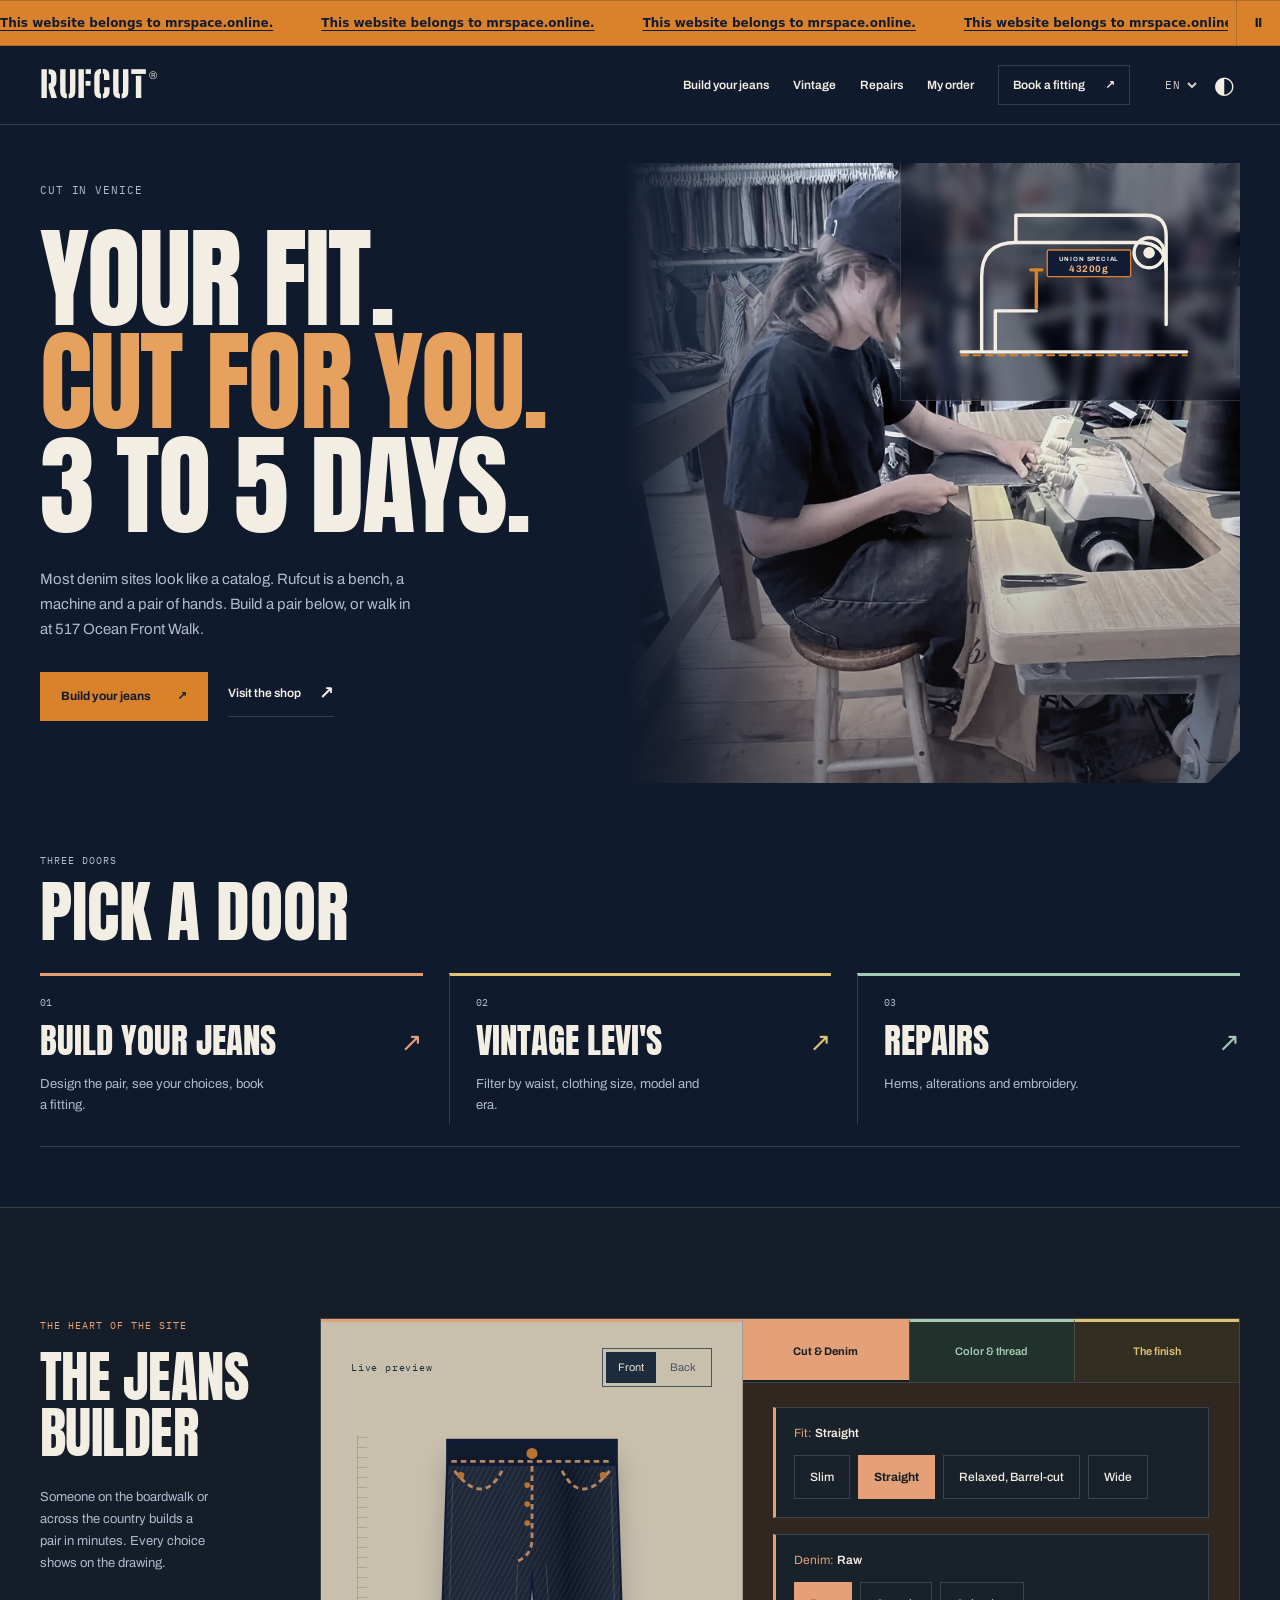
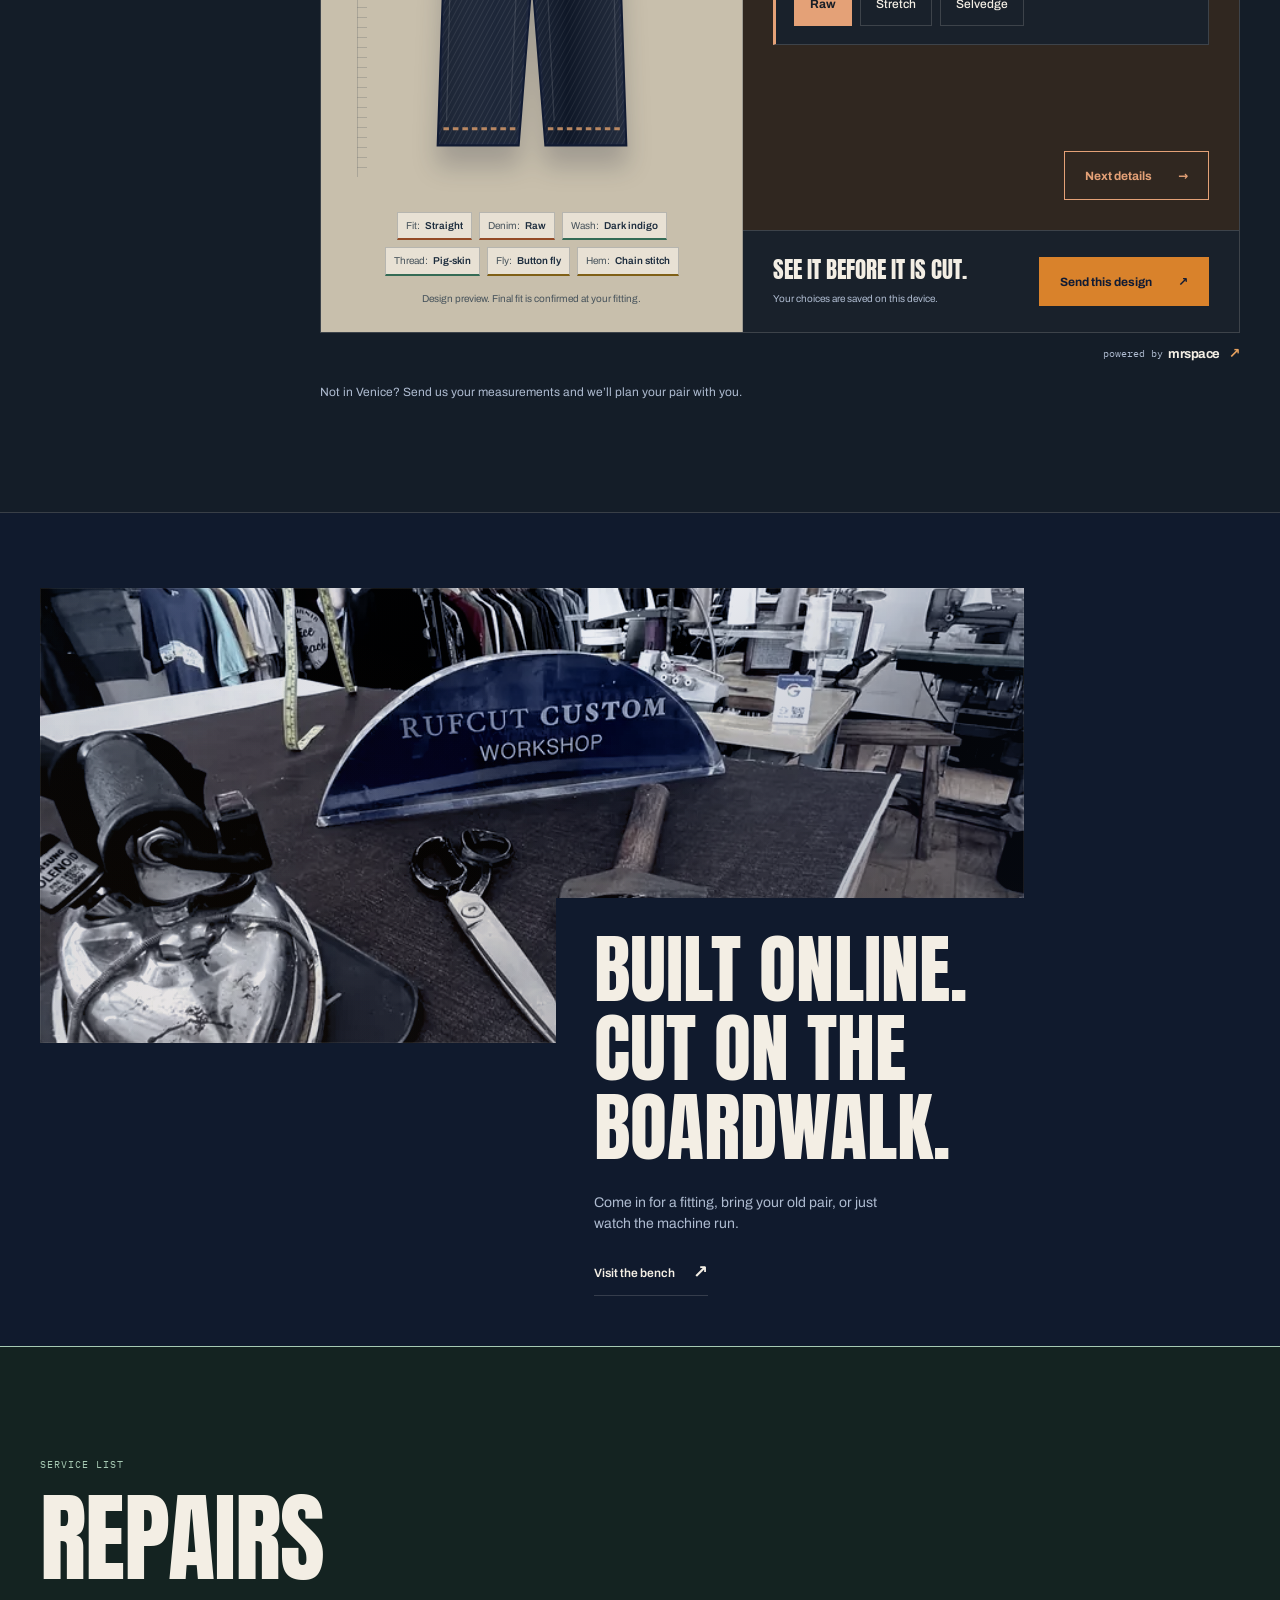
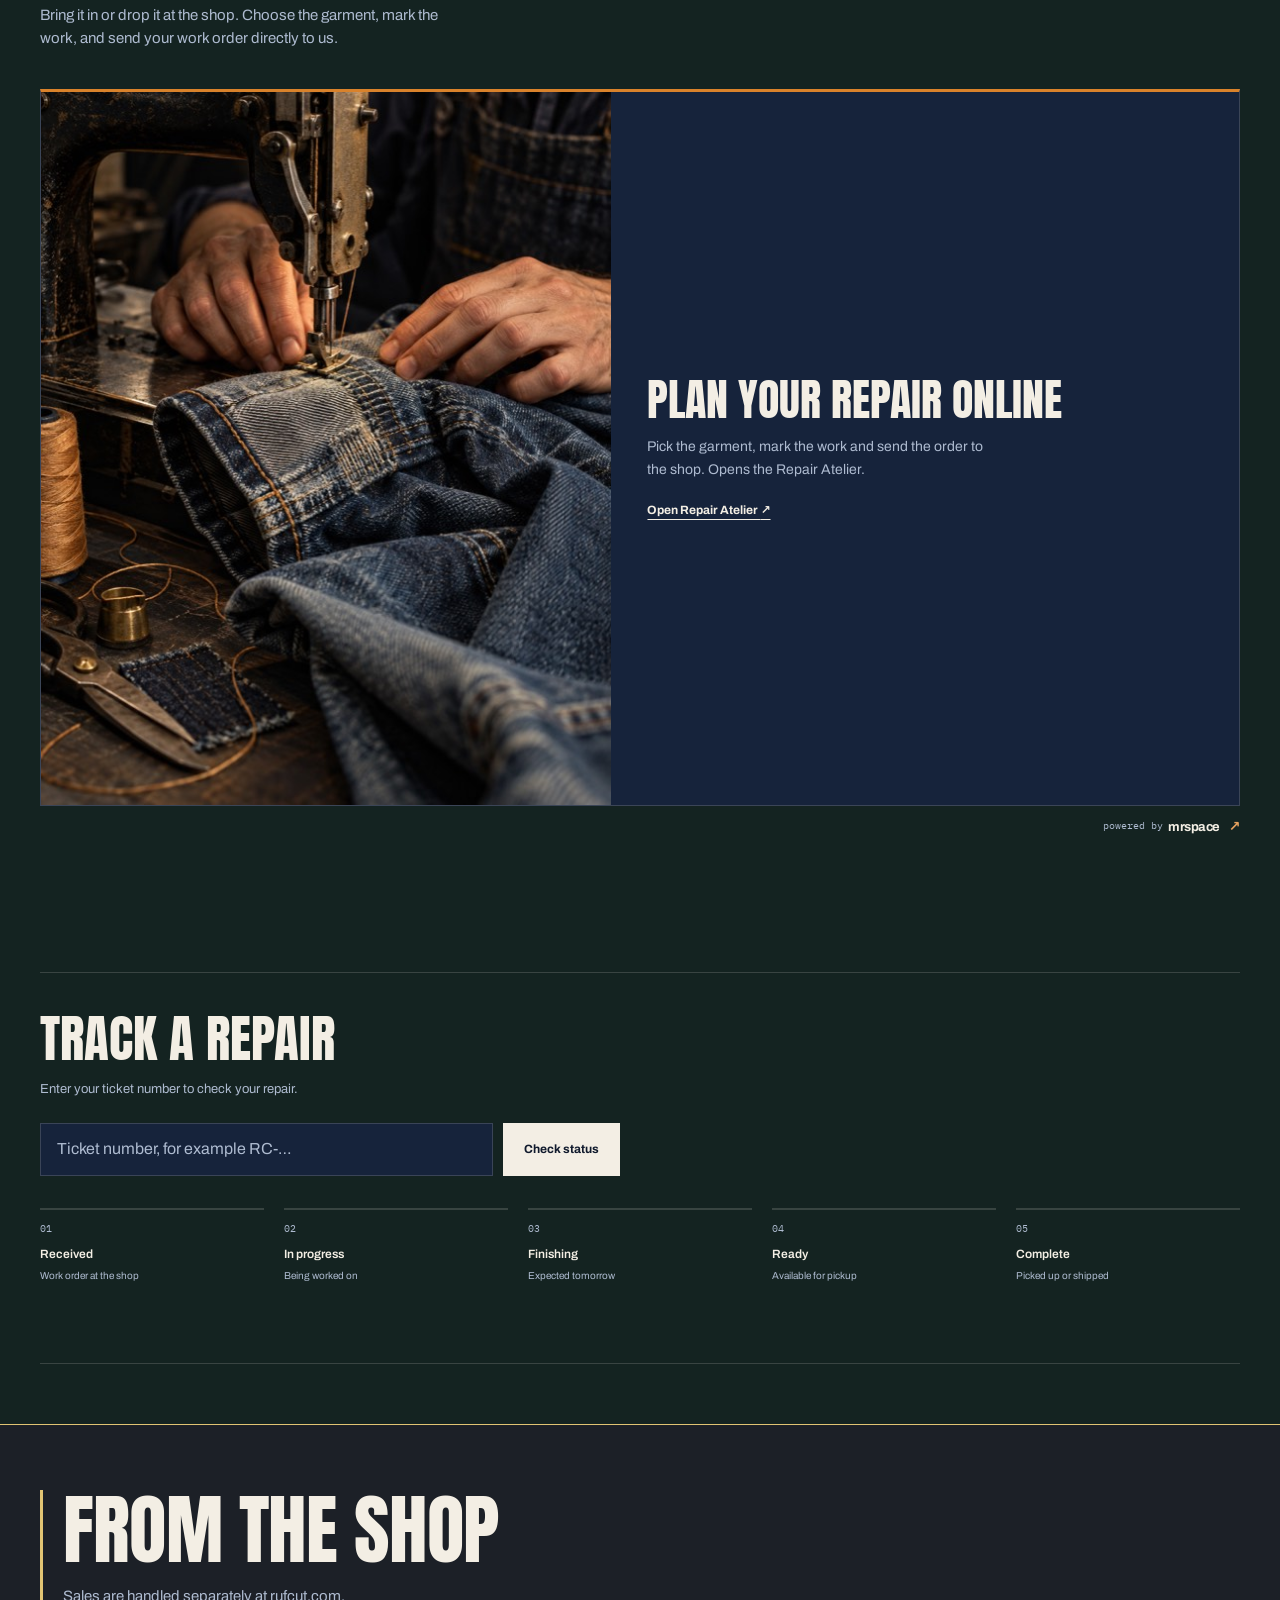
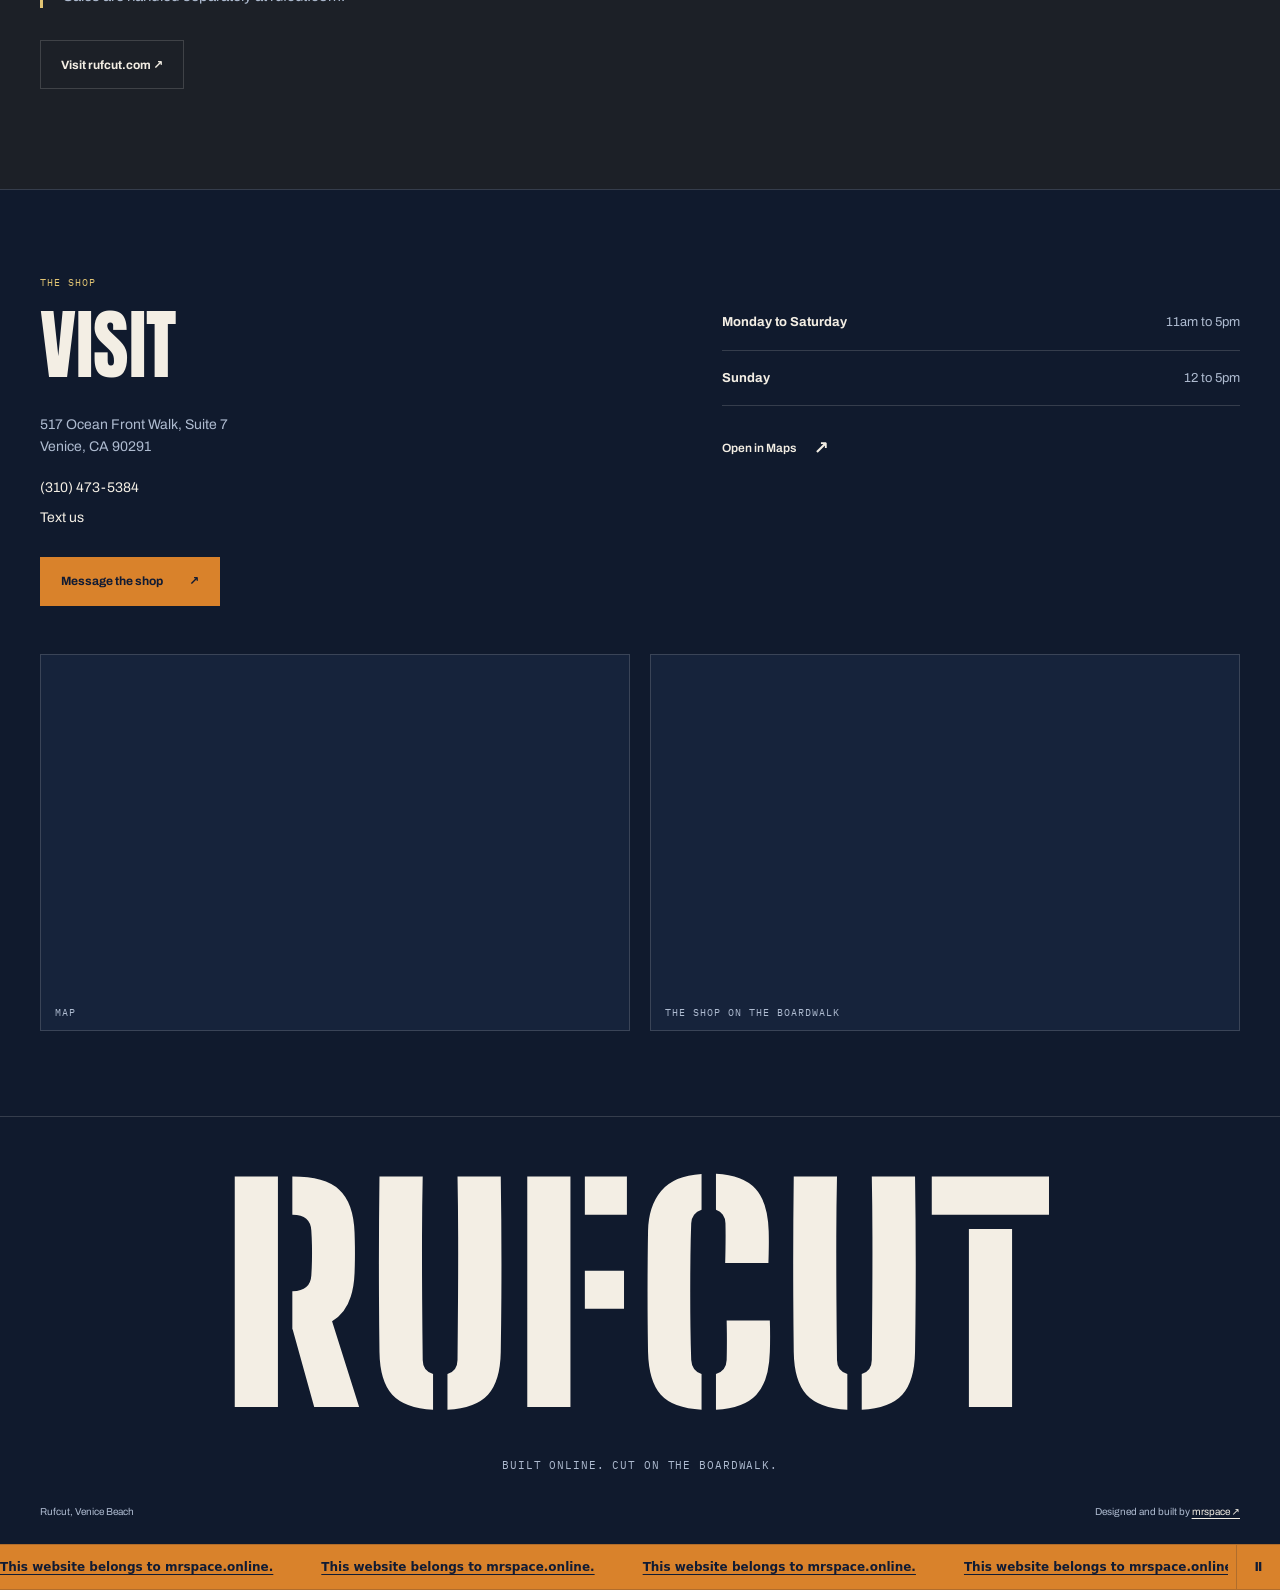
<file: index.html>
<!DOCTYPE html>
<html lang="en" data-theme="dark">
<head>
<meta charset="utf-8"><meta name="viewport" content="width=device-width,initial-scale=1,viewport-fit=cover">
<script>try{const savedTheme=localStorage.getItem('rufcut-theme');if(['light','dark'].includes(savedTheme))document.documentElement.dataset.theme=savedTheme}catch{}</script>
<title>Rufcut | Custom denim, vintage & repairs</title>
<meta name="description" content="Custom jeans, vintage denim and clothing repairs in Venice Beach. Design your pair or plan a repair with Rufcut.">
<meta name="robots" content="index,follow"><link rel="canonical" href="https://www.rufcutjeans.com/"><meta property="og:title" content="Rufcut | Custom denim, vintage & repairs"><meta property="og:image" content="https://www.rufcutjeans.com/media/rufcut-store.webp">
<link rel="icon" href="data:image/svg+xml,<svg xmlns='http://www.w3.org/2000/svg' viewBox='0 0 100 100'><rect width='100' height='100' fill='%231B2A4E'/><rect x='14' y='14' width='72' height='72' fill='none' stroke='%23D9822B' stroke-width='5' stroke-dasharray='9 6'/></svg>">
<link rel="preload" href="media/rufcut-store.webp" as="image" fetchpriority="high" imagesrcset="media/rufcut-store-576.webp 576w, media/rufcut-store-768.webp 768w, media/rufcut-store.webp 1152w" imagesizes="(max-width: 767px) calc(100vw - 36px), (max-width: 1100px) 46vw, 604px"><link rel="preload" href="../assets/fonts/studio-3.woff2" as="font" type="font/woff2" crossorigin>
<link rel="stylesheet" href="fonts.css?v=20261014-stencil"><link rel="stylesheet" href="homepage.css?v=20261015-glass">
<script defer src="../assets/ms-config.js"></script><script defer src="../assets/i18n.js?v=20261008-editor" data-dict="rufcut-" data-dict-version="20261011-catalog"></script><script defer src="pair-order.js?v=20261009-orders"></script><script defer src="homepage.js?v=20261014-visit"></script><script defer src="homepage-stock.js?v=20261015-separated"></script><link rel="stylesheet" href="contact.css?v=20261015"><script defer src="contact.js?v=20261015"></script>
<script type="application/json" id="ms-editor-config">{"version":1,"page":{"en":"Home","tr":"Ana sayfa","es":"Inicio","de":"Startseite","fr":"Accueil"},"sections":{"opening":{"en":"Opening","tr":"Açılış","es":"Presentación","de":"Einstieg","fr":"Présentation"},"doors":{"en":"Three doors","tr":"Üç kapı","es":"Tres puertas","de":"Drei Türen","fr":"Trois portes"},"maker":{"en":"Jean Maker","tr":"Jean Maker","es":"Jean Maker","de":"Jean Maker","fr":"Jean Maker"},"workshop":{"en":"Workshop story","tr":"Atölye hikâyesi","es":"Historia del taller","de":"Werkstattgeschichte","fr":"Histoire de l’atelier"},"repairs":{"en":"Repairs","tr":"Tamir","es":"Reparaciones","de":"Reparaturen","fr":"Retouches"},"tracking":{"en":"Repair tracking","tr":"Tamir takibi","es":"Seguimiento de reparación","de":"Reparaturverfolgung","fr":"Suivi des retouches"},"vintage":{"en":"Vintage shop","tr":"Vintage mağazası","es":"Tienda vintage","de":"Vintage-Shop","fr":"Boutique vintage"},"visit":{"en":"Shop and contact","tr":"Mağaza ve iletişim","es":"Tienda y contacto","de":"Laden und Kontakt","fr":"Boutique et contact"}},"fields":{"openingPhoto":{"en":"Opening photo","tr":"Açılış fotoğrafı","es":"Foto de presentación","de":"Einstiegsfoto","fr":"Photo de présentation"},"workshopPhoto":{"en":"Workshop photo","tr":"Atölye fotoğrafı","es":"Foto del taller","de":"Werkstattfoto","fr":"Photo de l’atelier"},"cutDenim":{"en":"Cut & Denim button","tr":"Cut & Denim düğmesi","es":"Botón Corte y denim","de":"Schaltfläche Schnitt und Denim","fr":"Bouton Coupe et denim"},"maker-tab-0":{"en":"Cut & Denim button","tr":"Cut & Denim düğmesi","es":"Botón Corte y denim","de":"Schaltfläche Schnitt und Denim","fr":"Bouton Coupe et denim"}}}</script>
<link rel="stylesheet" href="./ownership.css?v=20261015-separated"><script defer src="./ownership.js?v=20261015-separated"></script>
<script defer src="assets/ms-site-content.js?v=20261015-self"></script></head>
<body>
<aside class="ms-ownership" data-ms-skip data-noi18n><div class="ms-ownership-viewport"><div class="ms-ownership-track"><div class="ms-ownership-group"><a href="https://mrspace.online/"><span data-ownership-copy>This website belongs to mrspace.online.</span></a><a href="https://mrspace.online/" tabindex="-1" aria-hidden="true" data-ownership-copy>This website belongs to mrspace.online.</a><a href="https://mrspace.online/" tabindex="-1" aria-hidden="true" data-ownership-copy>This website belongs to mrspace.online.</a></div><div class="ms-ownership-group" aria-hidden="true"><a href="https://mrspace.online/" tabindex="-1" data-ownership-copy>This website belongs to mrspace.online.</a><a href="https://mrspace.online/" tabindex="-1" data-ownership-copy>This website belongs to mrspace.online.</a><a href="https://mrspace.online/" tabindex="-1" data-ownership-copy>This website belongs to mrspace.online.</a></div></div></div><button type="button" aria-label="Pause scrolling text" hidden>Ⅱ</button></aside>
<a class="skip-link" href="#build" data-ms-field="page.a.1">Skip to content</a>
<header><div class="wrap header-inner"><a class="logo" href="https://rufcut.com/" data-noi18n data-ms-field="header.a.1">RUFCUT<span aria-hidden="true">®</span></a>
<nav aria-label="Main"><a href="#build" data-ms-field="header.a.2">Build your jeans</a><a href="#vintage" data-ms-field="header.a.3">Vintage</a><a href="#repairs" data-ms-field="header.a.4">Repairs</a><a href="#order" data-ms-field="header.a.5">My order</a><a class="book" href="#visit" data-ms-field="header.a.6">Book a fitting <span aria-hidden="true">↗</span></a></nav>
<div class="header-tools"><span data-lang-host></span><button id="themeToggle" data-ms-editor-nav type="button" aria-label="Switch color theme" data-ms-field="themeToggle"><span aria-hidden="true">◐</span></button></div></div></header>
<main id="top">
<section class="hero" data-ms-section="opening"><div class="wrap hero-layout">
<div class="hero-copy"><p class="hero-kicker" data-ms-field="opening.p.1">Cut in Venice</p><h1 data-ms-step="Your main promise and turnaround, from the original Rufcut prototype. Tap to change it." data-ms-field="opening.h1.1"><span>Your fit.</span><span class="accent">Cut for you.</span><span>3 to 5 days.</span></h1><p data-ms-field="opening.p.2">Most denim sites look like a catalog. Rufcut is a bench, a machine and a pair of hands. Build a pair below, or walk in at 517 Ocean Front Walk.</p><div class="hero-actions"><a class="btn primary" href="#build" data-ms-field="opening.a.1">Build your jeans <span aria-hidden="true">↗</span></a><a class="text-link" href="#visit" data-ms-field="opening.a.2">Visit the shop <span aria-hidden="true">↗</span></a></div></div>
<div class="hero-art"><img id="openingPhoto" data-ms-edit data-ms-label="openingPhoto" data-ms-step="photo" src="media/rufcut-store.webp" srcset="media/rufcut-store-576.webp 576w, media/rufcut-store-768.webp 768w, media/rufcut-store.webp 1152w" sizes="(max-width: 767px) calc(100vw - 36px), (max-width: 1100px) 46vw, 604px" width="1152" height="1536" alt="Sewing denim in Rufcut’s Venice Beach atelier" fetchpriority="high" data-ms-field="openingPhoto"><aside class="machine-corner"><svg class="machine-plate" viewBox="0 0 400 300" role="img" aria-label="Union Special 43200g sewing machine" fill="none" stroke="currentColor" stroke-width="5" stroke-linejoin="round" stroke-linecap="round">
     <path d="M40 250H370M70 250V140Q70 90 120 90H300Q340 90 340 130V210"/>
     <path d="M120 90V50H310Q340 50 340 80V130"/>
     <circle cx="315" cy="105" r="22"/><circle cx="315" cy="105" r="6" fill="#F3EEE4"/>
     <path d="M90 250V190H150"/>
     <g class="machine-mark" stroke="none" text-anchor="middle" font-family="Archivo,Arial,sans-serif" font-weight="700">
      <rect x="166" y="101" width="122" height="39" rx="2" fill="#111B33" stroke="#D9822B" stroke-width="2"/>
      <text x="227" y="117" fill="#F3EEE4" font-size="9" letter-spacing="1.2">UNION SPECIAL</text>
      <text x="227" y="133" fill="#F1B177" font-size="14" letter-spacing=".8">43200g</text>
     </g>
     <g class="needle"><path d="M150 130V185" stroke="#D9822B"/><path d="M142 130H158" stroke="#D9822B"/></g>
     <path d="M40 255H370" stroke="#D9822B" stroke-width="3" stroke-dasharray="10 8"/>
    </svg></aside></div>
</div></section>
<section data-ms-section="doors" class="doors-section" aria-labelledby="doorsTitle"><div class="wrap"><p class="section-kicker" data-ms-field="doors.p.1">Three doors</p><h2 id="doorsTitle" data-ms-field="doorsTitle">Pick a door</h2><div class="studio-links"><a href="#build" data-ms-field="doors.a.1"><span class="door-number" aria-hidden="true">01</span><strong>Build your jeans <span aria-hidden="true">↗</span></strong><p data-ms-field="doors.p.2">Design the pair, see your choices, book a fitting.</p></a><a href="#vintage" data-ms-field="doors.a.2"><span class="door-number" aria-hidden="true">02</span><strong>Vintage Levi's <span aria-hidden="true">↗</span></strong><p data-ms-field="doors.p.3">Filter by waist, clothing size, model and era.</p></a><a href="#repairs" data-ms-field="doors.a.3"><span class="door-number" aria-hidden="true">03</span><strong>Repairs <span aria-hidden="true">↗</span></strong><p data-ms-field="doors.p.4">Hems, alterations and embroidery.</p></a></div></div></section>
<section data-ms-section="maker" id="build" class="maker-section"><div class="wrap">
<div class="section-heading"><p class="section-kicker" data-ms-field="maker.p.1">The heart of the site</p><h2 data-ms-field="maker.h2.1">The jeans builder</h2><p data-ms-field="maker.p.2">Someone on the boardwalk or across the country builds a pair in minutes. Every choice shows on the drawing.</p></div>
<div class="builder" data-ms-group data-ms-step="Your Jean Maker. Confirm fits, fabrics and finishes before launch.">
<div class="preview"><div class="preview-top"><span>Live preview</span><div class="view-switch" role="group" aria-label="Preview view"><button type="button" data-view="front" data-ms-editor-nav aria-pressed="true" data-ms-field="maker.button.1">Front</button><button type="button" data-view="back" data-ms-editor-nav aria-pressed="false" data-ms-field="maker.button.2">Back</button></div></div>
<div class="garment-stage"><span class="ruler" aria-hidden="true"></span><svg id="jeansPreview" viewBox="-14 0 158 216" aria-label="Preview of your jeans" role="img">
      <defs><pattern id="stripeWide" width="16" height="16" patternUnits="userSpaceOnUse"><rect width="8" height="16" fill="#1E3466"/><rect x="8" width="8" height="16" fill="#F6F3EC"/></pattern><pattern id="stripeNarrow" width="8" height="8" patternUnits="userSpaceOnUse"><rect width="4" height="8" fill="#1E3466"/><rect x="4" width="4" height="8" fill="#F6F3EC"/></pattern><pattern id="denimWeave" width="3" height="3" patternUnits="userSpaceOnUse" patternTransform="rotate(28)"><path d="M0 0V3" stroke="#ffffff" stroke-opacity=".16" stroke-width=".6"/></pattern><linearGradient id="clothLight" x1="0" x2="1"><stop stop-color="#000" stop-opacity=".2"/><stop offset=".35" stop-color="#fff" stop-opacity=".05"/><stop offset=".65" stop-color="#000" stop-opacity=".16"/><stop offset="1" stop-color="#fff" stop-opacity=".09"/></linearGradient><clipPath id="jeansClip"><path id="jClip" d="M12 24 L6 200 H56 L65 86 L74 200 H124 L118 24 Z"/></clipPath></defs>
      <path id="jBody" d="M12 24 L6 200 H56 L65 86 L74 200 H124 L118 24 Z" fill="#111B2E" stroke="#111B33" stroke-width="2.5"/>
      <rect id="jBand" x="12" y="8" width="106" height="16" fill="#111B2E" stroke="#111B33" stroke-width="2.5"/>
      <g clip-path="url(#jeansClip)" pointer-events="none"><rect x="-10" y="24" width="150" height="180" fill="url(#denimWeave)"/><rect x="-10" y="24" width="150" height="180" fill="url(#clothLight)"/></g><g fill="none" stroke="#ffffff" stroke-opacity=".12" stroke-width=".8"><path d="M15 31L11 185M115 31L119 185M56 86L51 185M74 86L79 185"/></g><g id="jStitch" fill="none" stroke="#D9822B" stroke-width="1.8" stroke-dasharray="3.5 2.5">
       <path d="M14 21 H116"/>
       <path d="M65 24 V70 Q65 80 56 84"/>
       <path d="M16 27 Q34 50 46 27"/><path d="M114 27 Q96 50 84 27"/>
       <path id="hemL" d="M9 190 H55"/><path id="hemR" d="M75 190 H121"/>
      </g>
      <g id="jBack" fill="none" stroke="#B88762" stroke-width="1.4" hidden><path d="M19 47H49L47 76L32 82L17 76ZM81 47H111L113 76L98 82L83 76Z"/><path d="M19 55Q32 66 49 55M81 55Q98 66 111 55M15 31L65 44L115 31"/></g><g id="jFly"></g>
      <rect id="cuffL" x="5" y="186" width="52" height="14" fill="none"/>
      <rect id="cuffR" x="73" y="186" width="52" height="14" fill="none"/>
      <circle id="btn1" cx="65" cy="16" r="4" fill="#B87333" stroke="#111B33" stroke-width="1"/>
      <circle cx="20" cy="30" r="2.2" fill="#B87333"/><circle cx="110" cy="30" r="2.2" fill="#B87333"/>
     </svg></div><div class="summary" id="summary" data-ms-runtime aria-live="polite"></div><p class="preview-note" data-ms-field="maker.p.3">Design preview. Final fit is confirmed at your fitting.</p></div>
<div class="opts"><div class="maker-tabs" role="tablist" aria-label="Jean Maker choices"><button type="button" data-ms-label="cutDenim" id="maker-tab-0" role="tab" aria-controls="maker-panel-0" aria-selected="true" tabindex="0" data-ms-field="maker-tab-0">Cut & Denim</button><button type="button" id="maker-tab-1" role="tab" aria-controls="maker-panel-1" aria-selected="false" tabindex="-1" data-ms-field="maker-tab-1">Color & thread</button><button type="button" id="maker-tab-2" role="tab" aria-controls="maker-panel-2" aria-selected="false" tabindex="-1" data-ms-field="maker-tab-2">The finish</button></div>
<div id="maker-panel-0" role="tabpanel" aria-labelledby="maker-tab-0" class="maker-panel"><div class="step"><h3 data-ms-field="maker.h3.1" data-ms-runtime>Fit: <b id="vFit"></b></h3><div class="chips" data-k="fit"><button class="chip" data-v="Slim" data-ms-field="maker.button.6">Slim</button><button class="chip" data-v="Straight" data-ms-field="maker.button.7">Straight</button><button class="chip" data-v="Relaxed" data-ms-field="maker.button.8">Relaxed, Barrel-cut</button><button class="chip" data-v="Wide" data-ms-field="maker.button.9">Wide</button></div></div><div class="step"><h3 data-ms-field="maker.h3.2" data-ms-runtime>Denim: <b id="vDenim"></b></h3><div class="chips" data-k="denim"><button class="chip" data-v="Raw" data-ms-field="maker.button.10">Raw</button><button class="chip" data-v="Stretch" data-ms-field="maker.button.11">Stretch</button><button class="chip" data-v="Selvedge" data-ms-field="maker.button.12">Selvedge</button></div></div></div><div id="maker-panel-1" role="tabpanel" aria-labelledby="maker-tab-1" class="maker-panel" hidden><div class="step"><h3 data-ms-field="maker.h3.3" data-ms-runtime>Wash: <b id="vWash"></b></h3><div class="chips" data-k="wash">
      <button class="sw" data-v="Dark indigo" style="background:#111B2E" aria-label="Dark indigo" data-ms-field="maker.button.13" data-ms-color data-ms-color-group="Wash"></button>
      <button class="sw" data-v="Wide blue/white stripe" style="background:repeating-linear-gradient(90deg,#1E3466 0 8px,#F6F3EC 8px 16px)" aria-label="Wide blue and white stripe" data-ms-field="maker.button.14" data-ms-choice data-ms-color-group="Wash"></button>
      <button class="sw" data-v="Narrow blue/white stripe" style="background:repeating-linear-gradient(90deg,#1E3466 0 4px,#F6F3EC 4px 8px)" aria-label="Narrow blue and white stripe" data-ms-field="maker.button.15" data-ms-choice data-ms-color-group="Wash"></button>
      <button class="sw" data-v="Black" style="background:#232427" aria-label="Black" data-ms-field="maker.button.16" data-ms-color data-ms-color-group="Wash"></button>
      <button class="sw" data-v="White" style="background:#F6F3EC" aria-label="White" data-ms-field="maker.button.17" data-ms-color data-ms-color-group="Wash"></button></div></div><div class="step"><h3 data-ms-field="maker.h3.4" data-ms-runtime>Thread: <b id="vThread"></b></h3><div class="chips" data-k="thread">
      <button class="sw" data-v="Pig-skin" style="background:#B88762" aria-label="Pig-skin" data-ms-field="maker.button.18" data-ms-color data-ms-color-group="Thread"></button>
      <button class="sw" data-v="Mellow yellow" style="background:#E2B33C" aria-label="Mellow yellow" data-ms-field="maker.button.19" data-ms-color data-ms-color-group="Thread"></button>
      <button class="sw" data-v="White" style="background:#F6F3EC" aria-label="White" data-ms-field="maker.button.20" data-ms-color data-ms-color-group="Thread"></button>
      <button class="sw" data-v="Tonal" style="background:#283750" aria-label="Tonal" data-ms-field="maker.button.21" data-ms-choice data-ms-color-group="Thread"></button>
      <button class="sw" data-v="No contrast" style="background:#111B2E" aria-label="No contrast" data-ms-field="maker.button.22" data-ms-choice data-ms-color-group="Thread"></button></div></div></div><div id="maker-panel-2" role="tabpanel" aria-labelledby="maker-tab-2" class="maker-panel" hidden><div class="step"><h3 data-ms-field="maker.h3.5" data-ms-runtime>Fly: <b id="vFly"></b></h3><div class="chips" data-k="fly"><button class="chip" data-v="Button fly" data-ms-field="maker.button.23">Button fly</button><button class="chip" data-v="Zip fly" data-ms-field="maker.button.24">Zip fly</button></div></div><div class="step"><h3 data-ms-field="maker.h3.6" data-ms-runtime>Hem: <b id="vHem"></b></h3><div class="chips" data-k="hem"><button class="chip" data-v="Chain stitch" data-ms-field="maker.button.25">Chain stitch</button><button class="chip" data-v="Cuffed" data-ms-field="maker.button.26">Cuffed</button><button class="chip" data-v="Raw edge" data-ms-field="maker.button.27">Raw edge</button></div></div></div><div class="maker-navigation"><button type="button" class="text-link" id="makerPrevious" data-ms-editor-nav hidden data-ms-field="makerPrevious">Previous</button><button type="button" class="btn secondary" id="makerNext" data-ms-editor-nav data-ms-field="makerNext">Next details <span aria-hidden="true">→</span></button></div>
<div class="ready"><div><strong>See it before it is cut.</strong><small data-ms-field="maker.small.1">Your choices are saved on this device.</small></div><button type="button" class="btn primary" id="requestPair" data-ms-field="requestPair">Send this design <span aria-hidden="true">↗</span></button></div></div>
</div><p class="powered" data-noi18n data-ms-skip data-ms-field="maker.p.4">powered by <a href="https://mrspace.online/" data-ms-field="maker.a.2">mrspace<span aria-hidden="true">↗</span></a></p>
<p class="note" data-ms-field="maker.p.5">Not in Venice? Send us your measurements and we’ll plan your pair with you.</p></div></section>
<section id="workshop" class="craft-story" data-ms-section="workshop"><div class="wrap craft-layout"><figure><img id="workshopPhoto" data-ms-edit data-ms-label="workshopPhoto" data-ms-step="photo" src="media/rufcut-detail.webp" srcset="media/rufcut-detail-800.webp 800w, media/rufcut-detail.webp 1200w" sizes="(max-width: 767px) calc(100vw - 36px), 700px" width="1200" height="628" alt="The Rufcut workshop bench with tailoring tools" loading="lazy" data-ms-field="workshopPhoto"></figure><div><h2 data-ms-field="workshop.h2.1"><span>Built online.</span><br><span>Cut on the boardwalk.</span></h2><p data-ms-field="workshop.p.1">Come in for a fitting, bring your old pair, or just watch the machine run.</p><a class="text-link" href="#visit" data-ms-field="workshop.a.1">Visit the bench <span aria-hidden="true">↗</span></a></div></div><div class="wrap"><div class="grid store-offers" id="workshopOffers" hidden></div></div></section>
<section id="repairs" data-ms-section="repairs"><div class="wrap"><div class="section-heading"><p class="section-kicker" data-ms-field="repairs.p.1">Service list</p><h2 data-ms-field="repairs.h2.1">Repairs</h2><p data-ms-field="repairs.p.2">Bring it in or drop it at the shop. Choose the garment, mark the work, and send your work order directly to us.</p></div>
<a class="repair-card" href="repair/"><img src="repair-atelier.jpg" alt="" loading="lazy" decoding="async"><span><strong>Plan your repair online</strong><small>Pick the garment, mark the work and send the order to the shop. Opens the Repair Atelier.</small><b>Open Repair Atelier <span aria-hidden="true">↗</span></b></span></a><p class="powered" data-noi18n data-ms-skip data-ms-field="repairs.p.3">powered by <a href="https://mrspace.online/" data-ms-field="repairs.a.1">mrspace<span aria-hidden="true">↗</span></a></p>
<div class="repair-footer"><div id="repairServices" class="grid store-offers" hidden></div></div></div></section>
<section id="order" data-ms-section="tracking">
  <div class="wrap">
   <div class="track" data-ms-group data-ms-step="Customers follow their order here. Tap a stage to rename it, and tell us in a note how you number orders today.">
    <h2 data-ms-field="tracking.h2.1">Track a repair</h2>
    <p class="tracker-copy" data-ms-field="tracking.p.1">Enter your ticket number to check your repair.</p><form id="tf"><input id="on" maxlength="32" required placeholder="Ticket number, for example RC-…" aria-label="Repair ticket number" autocomplete="off"><button class="btn" type="submit" data-ms-field="tracking.button.1">Check status</button></form>
    <ol class="stages" id="stages" aria-label="Repair progress">
     <li data-ms-field="tracking.li.1">Received<small data-ms-field="tracking.small.1">Work order at the shop</small></li>
     <li data-ms-field="tracking.li.2">In progress<small data-ms-field="tracking.small.2">Being worked on</small></li>
     <li data-ms-field="tracking.li.3">Finishing<small data-ms-field="tracking.small.3">Expected tomorrow</small></li>
     <li data-ms-field="tracking.li.4">Ready<small data-ms-field="tracking.small.4">Available for pickup</small></li>
     <li data-ms-field="tracking.li.5">Complete<small data-ms-field="tracking.small.5">Picked up or shipped</small></li>
    </ol>
    <div class="msg" id="msg" aria-live="polite"></div>
   </div>
  </div>
 </section>
<section id="vintage" data-ms-section="vintage"><div class="wrap"><div class="sh"><h2 data-ms-field="vintage.h2.1">From the shop</h2><p data-ms-field="vintage.p.1">Sales are handled separately at rufcut.com.</p></div><a class="btn secondary" href="https://www.rufcut.com/" rel="noopener">Visit rufcut.com ↗</a></div></section>
<section id="visit" data-ms-section="visit"><div class="wrap visit"><div><p class="section-kicker" data-ms-field="visit.p.1">The shop</p><h2 data-ms-field="visit.h2.1">Visit</h2><p data-ms-step="Check the shop address and contact details." data-ms-field="visit.p.2">517 Ocean Front Walk, Suite 7<br>Venice, CA 90291</p><div class="visit-links"><a href="tel:+13104735384" data-ms-field="visit.a.1">(310) 473-5384</a><a href="sms:+13104735384" data-ms-field="visit.a.2">Text us</a></div><a class="btn primary" href="sms:+13104735384?&amp;body=Hi%20Rufcut%2C%20I%27d%20like%20to%20book%20a%20fitting." data-ms-field="visit.a.3">Message the shop <span aria-hidden="true">↗</span></a></div><div class="visit-details"><div class="hours" aria-label="Opening hours" data-ms-edit data-ms-field="visit.div.1"><div><strong>Monday to Saturday</strong><span>11am to 5pm</span></div><div><strong>Sunday</strong><span>12 to 5pm</span></div></div><a class="text-link" href="https://maps.google.com/?q=517+Ocean+Front+Walk+Venice+CA" target="_blank" rel="noopener" data-ms-field="visit.a.4">Open in Maps <span aria-hidden="true">↗</span></a></div></div><div class="wrap visit-maps"><figure><iframe src="https://maps.google.com/maps?q=Rufcut%2C%20517%20Ocean%20Front%20Walk%2C%20Venice%2C%20CA%2090291&amp;z=17&amp;output=embed" title="Rufcut on the map" loading="lazy" referrerpolicy="no-referrer-when-downgrade"></iframe><figcaption>Map</figcaption></figure><figure><iframe src="https://www.google.com/maps/embed?pb=!6m7!1m6!2m2!1d33.99285!2d-118.47905!3f70!4f0!5f1" title="Street view of the Rufcut shop" loading="lazy" allowfullscreen referrerpolicy="no-referrer-when-downgrade"></iframe><figcaption>The shop on the boardwalk</figcaption></figure></div></section>
</main><footer data-ms-skip><div class="wrap"><a class="footer-wordmark" href="#top" data-noi18n data-ms-field="footer.a.1">RUFCUT</a><p class="footer-slogan" data-ms-field="footer.p.1"><span>Built online.</span> <span>Cut on the boardwalk.</span></p><div class="footer-bottom"><p data-ms-field="footer.p.2">Rufcut, Venice Beach</p><p data-ms-field="footer.p.3">Designed and built by <a href="https://mrspace.online/" data-noi18n data-ms-field="footer.a.2">mrspace ↗</a></p></div></div></footer>
<script defer src="../assets/ms-media.js?v=20261015"></script><aside class="ms-ownership" data-ms-skip data-noi18n><div class="ms-ownership-viewport"><div class="ms-ownership-track"><div class="ms-ownership-group"><a href="https://mrspace.online/"><span data-ownership-copy>This website belongs to mrspace.online.</span></a><a href="https://mrspace.online/" tabindex="-1" aria-hidden="true" data-ownership-copy>This website belongs to mrspace.online.</a><a href="https://mrspace.online/" tabindex="-1" aria-hidden="true" data-ownership-copy>This website belongs to mrspace.online.</a></div><div class="ms-ownership-group" aria-hidden="true"><a href="https://mrspace.online/" tabindex="-1" data-ownership-copy>This website belongs to mrspace.online.</a><a href="https://mrspace.online/" tabindex="-1" data-ownership-copy>This website belongs to mrspace.online.</a><a href="https://mrspace.online/" tabindex="-1" data-ownership-copy>This website belongs to mrspace.online.</a></div></div></div><button type="button" aria-label="Pause scrolling text" hidden>Ⅱ</button></aside>
</body></html>
</file>
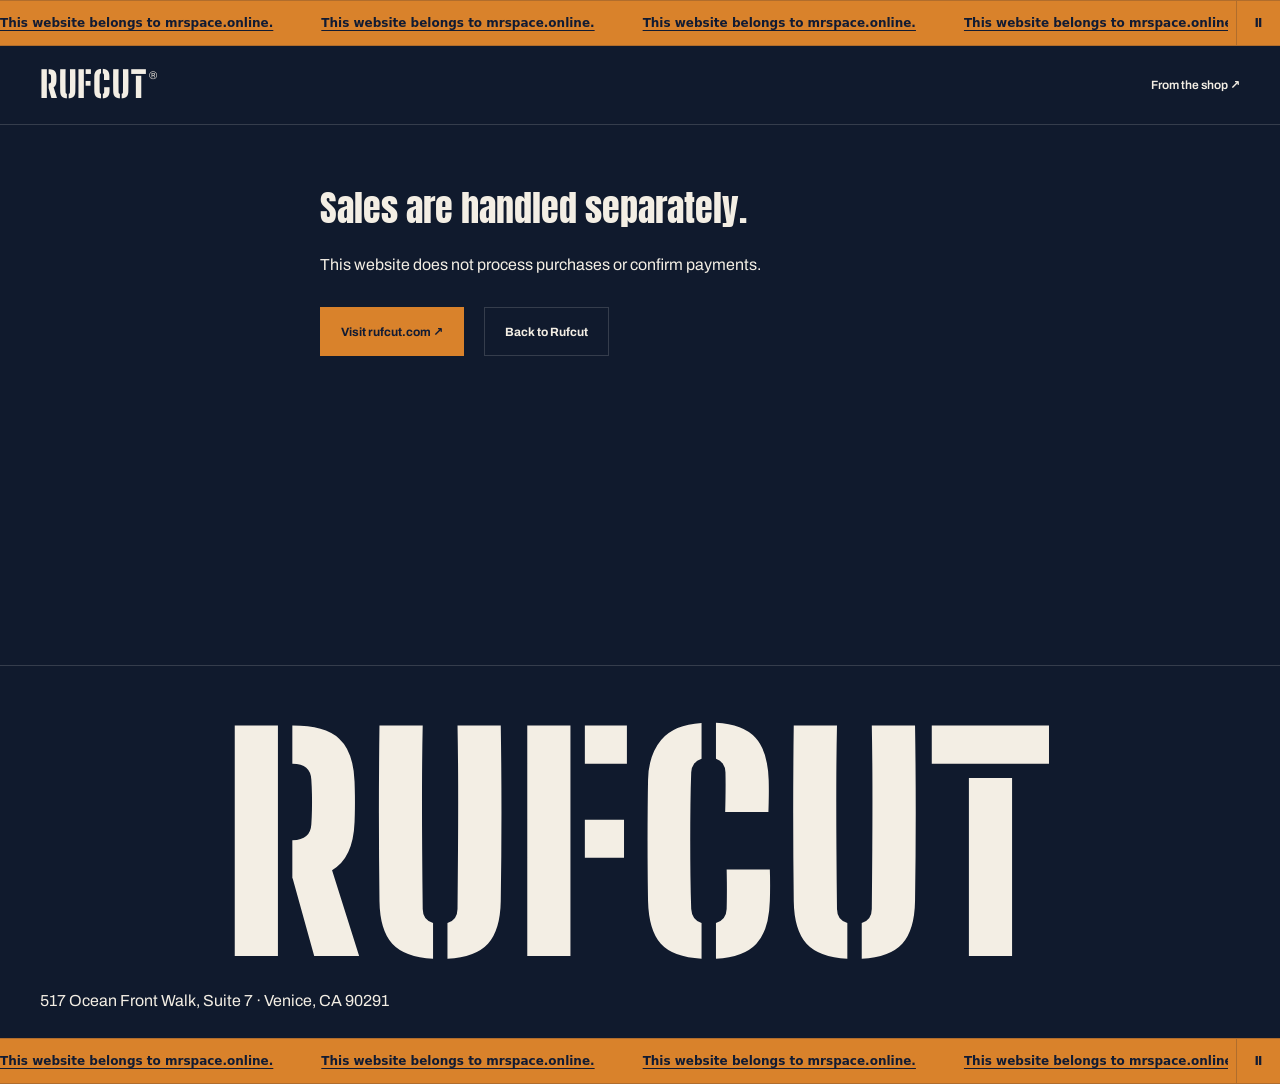
<file: product/index.html>
<!doctype html>
<html lang="en" data-theme="dark">
<head>
<meta charset="utf-8"><meta name="viewport" content="width=device-width,initial-scale=1,viewport-fit=cover">
<title>Rufcut | From the shop</title><meta name="description" content="Rufcut sales are handled separately at rufcut.com.">
<script>const language=new URLSearchParams(location.search).get('lang');if(['en','tr','es','de','fr'].includes(language))document.documentElement.lang=language;try{const theme=localStorage.getItem('rufcut-theme');if(['light','dark'].includes(theme))document.documentElement.dataset.theme=theme}catch{}</script>
<link rel="stylesheet" href="../fonts.css?v=20261014-stencil"><link rel="stylesheet" href="../homepage.css?v=20261014-stencil"><link rel="stylesheet" href="product.css?v=20261014">

<script defer src="../../assets/i18n.js?v=20261015" data-dict="rufcut-" data-dict-version="20261015-separated"></script>
<link rel="stylesheet" href="../ownership.css?v=20261015"><script defer src="../ownership.js?v=20261015"></script>
</head>
<body>
<aside class="ms-ownership" data-ms-skip data-noi18n><div class="ms-ownership-viewport"><div class="ms-ownership-track"><div class="ms-ownership-group"><a href="https://mrspace.online/"><span data-ownership-copy>This website belongs to mrspace.online.</span></a><a href="https://mrspace.online/" tabindex="-1" aria-hidden="true" data-ownership-copy>This website belongs to mrspace.online.</a><a href="https://mrspace.online/" tabindex="-1" aria-hidden="true" data-ownership-copy>This website belongs to mrspace.online.</a></div><div class="ms-ownership-group" aria-hidden="true"><a href="https://mrspace.online/" tabindex="-1" data-ownership-copy>This website belongs to mrspace.online.</a><a href="https://mrspace.online/" tabindex="-1" data-ownership-copy>This website belongs to mrspace.online.</a><a href="https://mrspace.online/" tabindex="-1" data-ownership-copy>This website belongs to mrspace.online.</a></div></div></div><button type="button" aria-label="Pause scrolling text" hidden>Ⅱ</button></aside>
<header><div class="wrap header-inner"><a class="logo" href="../">RUFCUT<span aria-hidden="true">®</span></a><a id="backToShop" class="text-link" href="../#vintage">From the shop ↗</a></div></header>
<main class="wrap product-empty" style="min-height:60vh;padding-block:64px"><h1>Sales are handled separately.</h1><p>This website does not process purchases or confirm payments.</p><div class="hero-actions"><a class="btn primary" href="https://www.rufcut.com/" rel="noopener">Visit rufcut.com ↗</a><a class="btn secondary" href="../">Back to Rufcut</a></div></main>

<footer><div class="wrap"><a class="footer-wordmark" href="../">RUFCUT</a><p>517 Ocean Front Walk, Suite 7 · Venice, CA 90291</p></div></footer>
<aside class="ms-ownership" data-ms-skip data-noi18n><div class="ms-ownership-viewport"><div class="ms-ownership-track"><div class="ms-ownership-group"><a href="https://mrspace.online/"><span data-ownership-copy>This website belongs to mrspace.online.</span></a><a href="https://mrspace.online/" tabindex="-1" aria-hidden="true" data-ownership-copy>This website belongs to mrspace.online.</a><a href="https://mrspace.online/" tabindex="-1" aria-hidden="true" data-ownership-copy>This website belongs to mrspace.online.</a></div><div class="ms-ownership-group" aria-hidden="true"><a href="https://mrspace.online/" tabindex="-1" data-ownership-copy>This website belongs to mrspace.online.</a><a href="https://mrspace.online/" tabindex="-1" data-ownership-copy>This website belongs to mrspace.online.</a><a href="https://mrspace.online/" tabindex="-1" data-ownership-copy>This website belongs to mrspace.online.</a></div></div></div><button type="button" aria-label="Pause scrolling text" hidden>Ⅱ</button></aside>
</body>
</html>
</file>
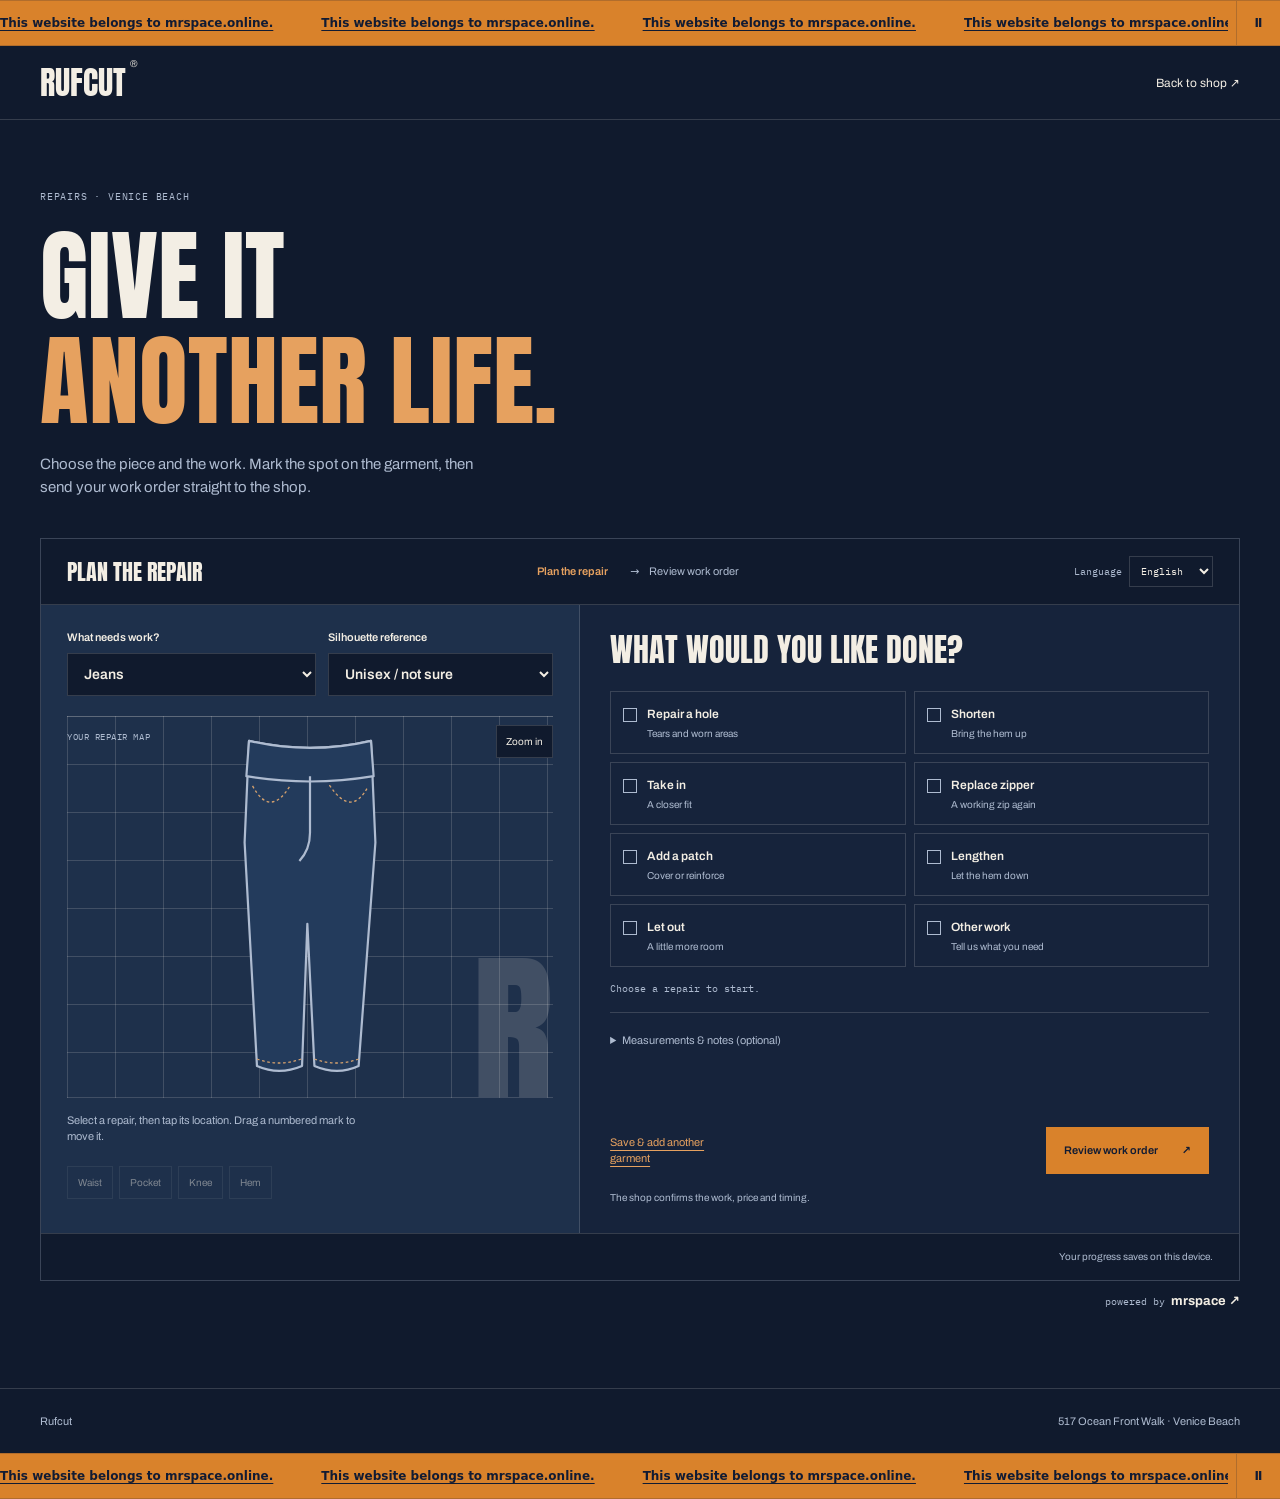
<file: repair/index.html>
<!doctype html>
<html lang="en" data-theme="dark">
<head>
<meta charset="utf-8"><meta name="viewport" content="width=device-width,initial-scale=1,viewport-fit=cover">
<meta name="description" content="Plan a Rufcut clothing repair and send the work order to the shop."><meta name="robots" content="noindex">
<title>Plan a repair | Rufcut</title>
<link rel="stylesheet" href="../fonts.css">
<script>const repairParams=new URLSearchParams(location.search);if(repairParams.get('embed')==='1')document.documentElement.dataset.embed='true';try{const saved=localStorage.getItem('rufcut-theme');if(['light','dark'].includes(saved))document.documentElement.dataset.theme=saved}catch{}const repairTheme=repairParams.get('theme');if(['light','dark'].includes(repairTheme))document.documentElement.dataset.theme=repairTheme;</script>
<link rel="stylesheet" href="atelier-2026.css"><script src="../../assets/ms-config.js"></script><script defer src="repair.js?v=20261009-orders"></script>
<link rel="stylesheet" href="../ownership.css?v=20261015"><script defer src="../ownership.js?v=20261015"></script>
</head>
<body>
<aside class="ms-ownership" data-ms-skip data-noi18n><div class="ms-ownership-viewport"><div class="ms-ownership-track"><div class="ms-ownership-group"><a href="https://mrspace.online/"><span data-ownership-copy>This website belongs to mrspace.online.</span></a><a href="https://mrspace.online/" tabindex="-1" aria-hidden="true" data-ownership-copy>This website belongs to mrspace.online.</a><a href="https://mrspace.online/" tabindex="-1" aria-hidden="true" data-ownership-copy>This website belongs to mrspace.online.</a></div><div class="ms-ownership-group" aria-hidden="true"><a href="https://mrspace.online/" tabindex="-1" data-ownership-copy>This website belongs to mrspace.online.</a><a href="https://mrspace.online/" tabindex="-1" data-ownership-copy>This website belongs to mrspace.online.</a><a href="https://mrspace.online/" tabindex="-1" data-ownership-copy>This website belongs to mrspace.online.</a></div></div></div><button type="button" aria-label="Pause scrolling text" hidden>Ⅱ</button></aside>
<header><a class="brand" href="../">RUFCUT<span aria-hidden="true">®</span></a><a class="home" href="../" id="backToShop">Back to shop ↗</a></header>
<main>
 <section class="intro"><p class="kicker" id="heroKicker">REPAIRS · VENICE BEACH</p><h1><span id="heroLineOne">Give it</span><br><em id="heroLineTwo">another life.</em></h1><p id="heroCopy">Choose the piece and the work. Mark the spot on the garment, then send your work order straight to the shop.</p></section>
 <div class="workbench">
 <form id="repairForm" novalidate>
  <div class="bench-head"><span class="atelier-title" data-word="plan">Plan the repair</span><ol class="repair-progress" aria-label="Work order progress"><li id="planProgress" aria-current="step" data-word="plan">Plan the repair</li><li id="reviewProgress" data-word="reviewOrder">Review work order</li></ol><label class="language"><span data-word="lang">Language</span><select id="language" aria-label="Language"><option value="en">English</option><option value="es">Español</option><option value="de">Deutsch</option><option value="fr">Français</option><option value="tr">Türkçe</option><option value="zh">中文</option></select></label></div>
  <section id="repairEditor" class="repair-editor">
   <aside class="preview-panel">
    <div class="garment-selectors"><label class="field"><span data-word="garment">What needs work?</span><select id="garmentSelect" name="garment"><option value="jeans">Jeans</option><option value="pants">Trousers</option><option value="skirt">Skirt</option><option value="dress">Dress</option><option value="shirt">Shirt</option><option value="jacket">Jacket</option><option value="other">Other</option></select></label><label class="field fit-reference"><span data-word="silhouette">Silhouette reference</span><select id="genderSelect" name="gender"><option value="unisex">Unisex / not sure</option><option value="women">Women's</option><option value="men">Men's</option></select></label></div>
    <div class="drawing-area"><span class="drawing-caption" data-word="drawing">YOUR REPAIR MAP</span><button type="button" class="zoom-map" id="zoomMap" aria-pressed="false" data-word="zoomIn">Zoom in</button><div class="garment-wrap" id="garmentWrap" role="group" tabindex="0" aria-describedby="markInstructions" aria-label="Selected garment with repair marks"></div><span class="drawing-watermark" aria-hidden="true">R</span></div>
    <div class="mark-tools"><p id="markInstructions" data-word="placeNew">Select a repair, then tap its location. Drag a numbered mark to move it.</p><div id="markChoices" class="mark-choices" role="group" aria-label="Select the mark to move"></div><div class="location-presets" id="locationPresets" role="group" aria-label="Choose a garment area"></div><button type="button" class="text-button" id="clearMarks" data-word="resetMarks">Reset mark positions</button></div>
   </aside>
   <div class="work-options">
    <h2 id="stepTitle" tabindex="-1" data-word="jobs">What would you like done?</h2>
    <fieldset id="jobsFieldset"><legend class="sr-only" data-word="jobs">What would you like done?</legend><div class="job-grid" id="jobs">
     <label><input type="checkbox" value="repair"><span><b data-word="repair">Repair a hole</b><small data-word="repairDetail">Tears and worn areas</small></span></label>
     <label><input type="checkbox" value="shorten"><span><b data-word="shorten">Shorten</b><small data-word="shortenDetail">Bring the hem up</small></span></label>
     <label><input type="checkbox" value="take_in"><span><b data-word="take_in">Take in</b><small data-word="takeInDetail">A closer fit</small></span></label>
     <label><input type="checkbox" value="zipper"><span><b data-word="zipper">Replace zipper</b><small data-word="zipperDetail">A working zip again</small></span></label>
     <label><input type="checkbox" value="patch"><span><b data-word="patch">Add a patch</b><small data-word="patchDetail">Cover or reinforce</small></span></label>
     <label><input type="checkbox" value="lengthen"><span><b data-word="lengthen">Lengthen</b><small data-word="lengthenDetail">Let the hem down</small></span></label>
     <label><input type="checkbox" value="let_out"><span><b data-word="let_out">Let out</b><small data-word="letOutDetail">A little more room</small></span></label>
     <label><input type="checkbox" value="other"><span><b data-word="other">Other work</b><small data-word="otherDetail">Tell us what you need</small></span></label>
    </div></fieldset>
    <p id="selectionStatus" class="selection-status" aria-live="polite"></p>
    <details class="measurements" id="measurements"><summary data-word="optional">Measurements & notes (optional)</summary><div class="measurement-fields"><label class="field" id="inchesField"><span data-word="inches">How much? (inches, optional)</span><input id="inches" type="number" min="0" max="120" step="0.125" inputmode="decimal" placeholder="For example, 2"></label><label class="field"><span data-word="note">Note for the tailor</span><textarea id="itemNote" maxlength="600" rows="2" placeholder="Describe the fit or the repair"></textarea></label></div></details>
    <div class="garment-tray" id="garmentTray" hidden><h3 data-word="basket">Your garments</h3><div id="savedGarments"></div></div>
    <div class="editor-actions"><button class="text-button" id="addAnother" type="button" data-word="addPiece">Save & add another garment</button><button class="button primary" id="next" type="button"><span data-word="reviewOrder">Review work order</span><span aria-hidden="true">↗</span></button></div>
    <p class="price-note" data-word="quoteNote">The shop confirms the work, price and timing.</p>
   </div>
  </section>
  <section id="repairCheckout" class="repair-checkout" hidden>
   <div class="order-summary"><p class="eyebrow" data-word="basket">Your garments</p><h2 id="reviewTitle" tabindex="-1" data-word="contact">Your work order</h2><div class="review" id="review"></div><button class="text-button" id="back" type="button" data-word="backToPlan">Back to the repair map</button></div>
   <div class="contact-panel"><h2 data-word="contactDetails">Contact details</h2><label class="field"><span data-word="name">Your name</span><input id="customerName" autocomplete="name" maxlength="100" required></label><label class="field"><span data-word="email">Email</span><input id="customerEmail" type="email" autocomplete="email" maxlength="160" required></label><label class="field"><span data-word="phone">Phone (optional)</span><input id="customerPhone" type="tel" autocomplete="tel" maxlength="40"></label><label class="trap" aria-hidden="true">Leave this field empty<input id="website" tabindex="-1" autocomplete="off"></label><p class="helper" data-word="helper">Your request goes to Rufcut and appears in the shop panel. We’ll show a ticket number you can use to check its status.</p><button class="button primary" id="send" type="submit"><span data-word="send">Send work order</span><span aria-hidden="true">↗</span></button></div>
  </section>
  <div class="bench-foot"><p id="error" class="error" role="status" aria-live="polite"></p><span id="savedText" data-word="saved">Your progress saves on this device.</span></div>
 </form>
 </div>
 <p class="powered">powered by <a href="https://mrspace.online/">mrspace ↗</a></p>
 <section class="success" id="success" hidden><p class="kicker" id="successKicker">WORK ORDER SENT</p><h2>It’s in the shop.</h2><p>Keep this ticket number. Enter it in the order tracker on the Rufcut home page to see progress.</p><code id="ticketCode" tabindex="-1"></code><a class="button primary" id="successLink" href="../#order">Track this repair <span aria-hidden="true">↗</span></a></section>
</main><footer><a href="../">Rufcut</a><span>517 Ocean Front Walk · Venice Beach</span></footer>
<aside class="ms-ownership" data-ms-skip data-noi18n><div class="ms-ownership-viewport"><div class="ms-ownership-track"><div class="ms-ownership-group"><a href="https://mrspace.online/"><span data-ownership-copy>This website belongs to mrspace.online.</span></a><a href="https://mrspace.online/" tabindex="-1" aria-hidden="true" data-ownership-copy>This website belongs to mrspace.online.</a><a href="https://mrspace.online/" tabindex="-1" aria-hidden="true" data-ownership-copy>This website belongs to mrspace.online.</a></div><div class="ms-ownership-group" aria-hidden="true"><a href="https://mrspace.online/" tabindex="-1" data-ownership-copy>This website belongs to mrspace.online.</a><a href="https://mrspace.online/" tabindex="-1" data-ownership-copy>This website belongs to mrspace.online.</a><a href="https://mrspace.online/" tabindex="-1" data-ownership-copy>This website belongs to mrspace.online.</a></div></div></div><button type="button" aria-label="Pause scrolling text" hidden>Ⅱ</button></aside>
</body></html>
</file>
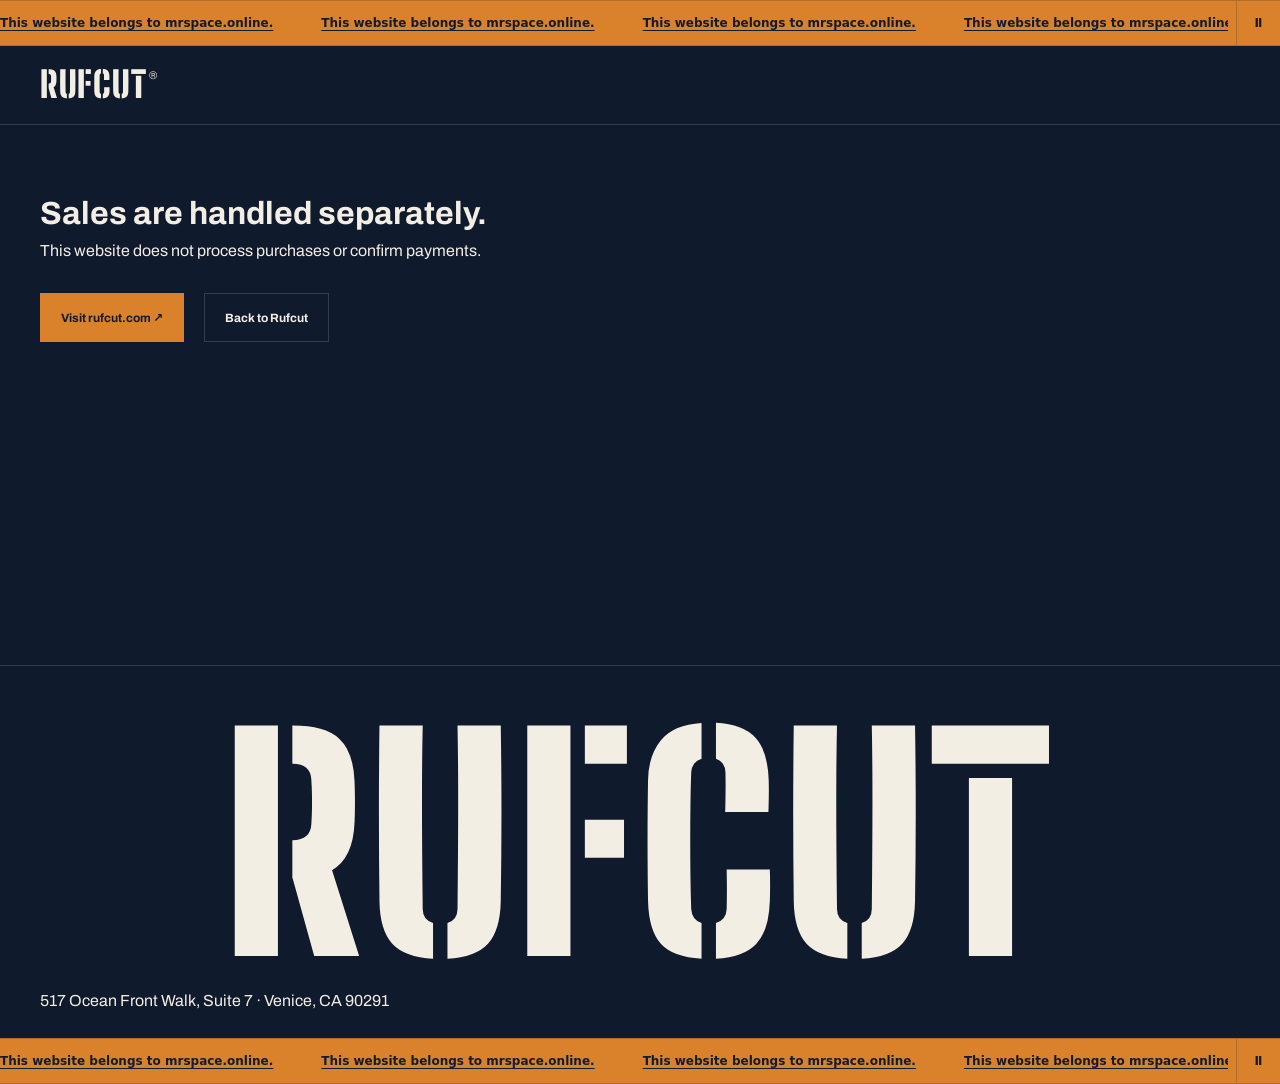
<file: thanks/index.html>
<!doctype html>
<html lang="en" data-theme="dark">
<head>
<meta charset="utf-8"><meta name="viewport" content="width=device-width,initial-scale=1,viewport-fit=cover">
<title>Thank you | Rufcut</title><meta name="robots" content="noindex">
<script>try{const theme=localStorage.getItem('rufcut-theme');if(['light','dark'].includes(theme))document.documentElement.dataset.theme=theme}catch{}try{localStorage.removeItem('ms-cart-rufcut')}catch{}</script>
<link rel="stylesheet" href="../fonts.css?v=20261014-stencil"><link rel="stylesheet" href="../homepage.css?v=20261014-stencil">
<style>.thanks{padding-block:80px 100px;max-width:640px}.thanks h1{font:clamp(48px,9vw,88px)/.95 var(--display);text-transform:uppercase}.thanks p{font-size:16px;line-height:1.7;margin-top:22px;color:var(--mute)}.thanks .ref{font:12px var(--mono);margin-top:28px;color:var(--mute)}.thanks .actions{display:flex;gap:14px;flex-wrap:wrap;margin-top:34px}</style>
<script defer src="../../assets/i18n.js?v=20261015" data-dict="rufcut-" data-dict-version="20261015-separated"></script>
<link rel="stylesheet" href="../ownership.css?v=20261015"><script defer src="../ownership.js?v=20261015"></script>
</head>
<body>
<aside class="ms-ownership" data-ms-skip data-noi18n><div class="ms-ownership-viewport"><div class="ms-ownership-track"><div class="ms-ownership-group"><a href="https://mrspace.online/"><span data-ownership-copy>This website belongs to mrspace.online.</span></a><a href="https://mrspace.online/" tabindex="-1" aria-hidden="true" data-ownership-copy>This website belongs to mrspace.online.</a><a href="https://mrspace.online/" tabindex="-1" aria-hidden="true" data-ownership-copy>This website belongs to mrspace.online.</a></div><div class="ms-ownership-group" aria-hidden="true"><a href="https://mrspace.online/" tabindex="-1" data-ownership-copy>This website belongs to mrspace.online.</a><a href="https://mrspace.online/" tabindex="-1" data-ownership-copy>This website belongs to mrspace.online.</a><a href="https://mrspace.online/" tabindex="-1" data-ownership-copy>This website belongs to mrspace.online.</a></div></div></div><button type="button" aria-label="Pause scrolling text" hidden>Ⅱ</button></aside>
<header><div class="wrap header-inner"><a class="logo" href="../">RUFCUT<span aria-hidden="true">®</span></a></div></header>
<main class="wrap product-empty" style="min-height:60vh;padding-block:64px"><h1>Sales are handled separately.</h1><p>This website does not process purchases or confirm payments.</p><div class="hero-actions"><a class="btn primary" href="https://www.rufcut.com/" rel="noopener">Visit rufcut.com ↗</a><a class="btn secondary" href="../">Back to Rufcut</a></div></main>
<footer><div class="wrap"><a class="footer-wordmark" href="../">RUFCUT</a><p>517 Ocean Front Walk, Suite 7 · Venice, CA 90291</p></div></footer>

<aside class="ms-ownership" data-ms-skip data-noi18n><div class="ms-ownership-viewport"><div class="ms-ownership-track"><div class="ms-ownership-group"><a href="https://mrspace.online/"><span data-ownership-copy>This website belongs to mrspace.online.</span></a><a href="https://mrspace.online/" tabindex="-1" aria-hidden="true" data-ownership-copy>This website belongs to mrspace.online.</a><a href="https://mrspace.online/" tabindex="-1" aria-hidden="true" data-ownership-copy>This website belongs to mrspace.online.</a></div><div class="ms-ownership-group" aria-hidden="true"><a href="https://mrspace.online/" tabindex="-1" data-ownership-copy>This website belongs to mrspace.online.</a><a href="https://mrspace.online/" tabindex="-1" data-ownership-copy>This website belongs to mrspace.online.</a><a href="https://mrspace.online/" tabindex="-1" data-ownership-copy>This website belongs to mrspace.online.</a></div></div></div><button type="button" aria-label="Pause scrolling text" hidden>Ⅱ</button></aside>
</body>
</html>
</file>
<file: fonts.css>
/* Existing Rufcut brand fonts, served locally with their OFL licenses in assets/fonts. */
@font-face{font-family:Anton;src:url(media/anton-latin-ext.woff2) format('woff2');font-weight:400;font-display:swap;unicode-range:U+0100-02BA,U+02BD-02C5,U+02C7-02CC,U+02CE-02D7,U+02DD-02FF,U+0304,U+0308,U+0329,U+1D00-1DBF,U+1E00-1E9F,U+1EF2-1EFF,U+2020,U+20A0-20AB,U+20AD-20C4,U+2113,U+2C60-2C7F,U+A720-A7FF}
@font-face{font-family:Anton;src:url(../assets/fonts/studio-3.woff2) format('woff2');font-weight:400;font-display:swap}
@font-face{font-family:Archivo;src:url(../assets/fonts/studio-5.woff2) format('woff2');font-weight:400 700;font-display:swap;unicode-range:U+0100-02BA,U+02BD-02C5,U+02C7-02CC,U+02CE-02D7,U+02DD-02FF,U+0304,U+0308,U+0329,U+1D00-1DBF,U+1E00-1E9F,U+1EF2-1EFF,U+2020,U+20A0-20AB,U+20AD-20C4,U+2113,U+2C60-2C7F,U+A720-A7FF}
@font-face{font-family:Archivo;src:url(../assets/fonts/studio-6.woff2) format('woff2');font-weight:400 700;font-display:swap}
@font-face{font-family:'IBM Plex Mono';src:url(../assets/fonts/studio-10.woff2) format('woff2');font-weight:400 500;font-display:swap;unicode-range:U+0100-02BA,U+02BD-02C5,U+02C7-02CC,U+02CE-02D7,U+02DD-02FF,U+0304,U+0308,U+0329,U+1D00-1DBF,U+1E00-1E9F,U+1EF2-1EFF,U+2020,U+20A0-20AB,U+20AD-20C4,U+2113,U+2C60-2C7F,U+A720-A7FF}
@font-face{font-family:'IBM Plex Mono';src:url(../assets/fonts/studio-11.woff2) format('woff2');font-weight:400 500;font-display:swap}
@font-face{font-family:'Rufcut Stencil';src:url(media/rufcut-stencil-900.woff2) format('woff2');font-weight:900;font-display:swap}
</file>
<file: homepage.css>
/* Rufcut 2026. Sharp workshop geometry, indigo, copper and the existing brand type.
   Layers: header 20, skip link 30. Photography stays in its own content plane. */
:root{
 --paper:#eef0f1;--ink:#16233e;--mute:#526078;--rule:#16233e29;--panel:#f9fafb;
 --ind:#1b2a4e;--deep:#111b33;--cop:#d9822b;--accent-text:#92501c;--preview:#dce2e7;
 --raw:#f3eee4;--display:Anton,Impact,'Arial Narrow',sans-serif;--body:Archivo,system-ui,sans-serif;
 --mono:'IBM Plex Mono',monospace;--ease:cubic-bezier(.23,1,.32,1);color-scheme:light;
}
@media(prefers-color-scheme:dark){:root:not([data-theme="light"]){--paper:#101a2d;--ink:#f3eee4;--mute:#aebbd0;--rule:#f3eee42a;--panel:#16233b;--accent-text:#e6a15f;--preview:#1e304b;color-scheme:dark}}
:root[data-theme="dark"]{--paper:#101a2d;--ink:#f3eee4;--mute:#aebbd0;--rule:#f3eee42a;--panel:#16233b;--accent-text:#e6a15f;--preview:#1e304b;color-scheme:dark}
*,*::before,*::after{box-sizing:border-box}html{scroll-behavior:smooth;scroll-padding-top:100px;-webkit-text-size-adjust:100%;background:var(--paper)}
body{margin:0;background:var(--paper);color:var(--ink);font:16px/1.55 var(--body);-webkit-font-smoothing:antialiased}
button,input,select,textarea{font:inherit}button{cursor:pointer;color:inherit}a{color:inherit}img,svg{display:block;max-width:100%}figure,h1,h2,h3,h4,p{margin:0}[hidden]{display:none!important}
:focus-visible{outline:3px solid var(--cop);outline-offset:4px}button:disabled{cursor:wait;opacity:.6}.wrap{width:min(1320px,calc(100% - 80px));margin-inline:auto}
.skip-link{position:fixed;top:-80px;left:20px;padding:12px 20px;background:var(--cop);color:var(--deep);z-index:30}.skip-link:focus{top:12px}
header{position:sticky;top:0;z-index:20;background:var(--paper);border-bottom:1px solid var(--rule)}.header-inner{display:flex;align-items:center;gap:28px;height:78px}
.logo{font:36px/1 var(--display);text-decoration:none;letter-spacing:.015em;display:flex;align-items:start;gap:3px}.logo>span{font:11px var(--body);padding-top:2px}
nav{display:flex;align-items:center;gap:24px;margin-left:auto}nav a{text-decoration:none;font-size:12px;font-weight:600;white-space:nowrap}.book{border:1px solid var(--rule);padding:10px 14px;display:flex;gap:20px}
.header-tools{display:flex;align-items:center;gap:8px}.header-tools .lang-pick{border:0!important;border-radius:0!important;padding:8px 3px!important;font:11px var(--mono)!important}.header-tools button{border:0;background:none;width:32px;height:36px;font-size:24px;line-height:1}
section{padding-block:110px}.hero{padding-block:38px 50px}.hero-layout{display:grid;grid-template-columns:minmax(0,1.06fr) minmax(0,.94fr);align-items:center;gap:36px}
.hero-copy{padding-block:22px}.hero-kicker{font:11px var(--mono);letter-spacing:.08em;text-transform:uppercase;color:var(--mute);margin-bottom:30px}
.hero h1{font:clamp(76px,8.45vw,125px)/.98 var(--display);text-transform:uppercase;letter-spacing:-.018em}.hero h1 span{display:block;white-space:nowrap}.accent{color:var(--accent-text)}
.hero-copy>p:last-of-type{font-size:17px;max-width:39ch;color:var(--mute);margin-top:28px;line-height:1.65}.hero-actions{display:flex;align-items:center;flex-wrap:wrap;gap:20px;margin-top:30px}
.btn{display:inline-flex;align-items:center;justify-content:space-between;gap:26px;min-height:49px;padding:14px 20px;border:1px solid transparent;text-decoration:none;font-size:12px;font-weight:700;white-space:nowrap;transition:transform 160ms var(--ease),background-color 180ms ease,color 180ms ease}
.btn.primary{background:var(--cop);border-color:var(--cop);color:#111b33}.btn.secondary{background:transparent;border-color:var(--rule);color:var(--ink)}.btn:active,button:active{transform:scale(.98)}
.text-link{display:inline-flex;align-items:center;gap:18px;font-size:12px;font-weight:600;text-decoration:none;border:0;padding:4px 0;background:none;color:var(--ink)}.text-link span{font-size:18px}.hero-actions .text-link{border-bottom:1px solid var(--rule);padding-bottom:8px}
.hero-art{position:relative;height:565px;background:var(--ind);overflow:hidden}.hero-art>img{width:100%;height:100%;object-fit:cover;object-position:60% 50%}
.machine-corner{position:absolute;top:0;right:0;width:206px;padding:14px 18px 12px;background:var(--paper);border-left:1px solid var(--rule);border-bottom:1px solid var(--rule)}.machine-plate{width:100%;height:125px}
.studio-links{display:grid;grid-template-columns:1.06fr .94fr;gap:36px;border-block:1px solid var(--rule);padding-block:24px}.studio-links>a{display:flex;align-items:center;justify-content:space-between;gap:15px;text-decoration:none}.studio-links>a+a{border-left:1px solid var(--rule);padding-left:32px}.studio-links>a>span{font-size:12px;color:var(--mute)}.studio-links strong{font:26px/1.1 var(--display);text-transform:uppercase;display:flex;align-items:center;gap:40px}.studio-links strong>span{font:24px var(--body);color:var(--accent-text)}
.section-heading{margin-bottom:38px}.section-heading h2,.sh h2{font:clamp(52px,6vw,84px)/1.03 var(--display);text-transform:uppercase;letter-spacing:-.01em}.section-heading p,.sh p{font-size:15px;color:var(--mute);max-width:54ch;margin-top:16px}
.builder{display:grid;grid-template-columns:minmax(0,.92fr) minmax(0,1.08fr);border:1px solid var(--rule);background:var(--panel)}.preview{background:var(--preview);position:relative;padding:26px 30px;display:flex;flex-direction:column;min-width:0;border-right:1px solid var(--rule)}
.preview-top{display:flex;justify-content:space-between;align-items:center;gap:20px}.preview-top>span{font:10px var(--mono);letter-spacing:.08em;color:var(--mute)}.view-switch{display:flex;gap:2px;border:1px solid var(--rule);padding:3px}.view-switch button{min-height:31px;padding:5px 12px;font-size:11px;border:0;background:none;color:var(--mute)}.view-switch button[aria-pressed="true"]{background:var(--ink);color:var(--paper)}
.garment-stage{display:grid;place-items:center;min-height:425px;position:relative;flex:1}.garment-stage>svg{width:290px;height:390px;filter:drop-shadow(0 20px 12px #06112633);position:relative}.ruler{position:absolute;top:48px;bottom:35px;left:6px;width:10px;border-left:1px solid var(--rule);background:repeating-linear-gradient(0deg,transparent 0 9px,var(--rule) 9px 10px);opacity:.7}
.summary{display:flex;flex-wrap:wrap;justify-content:center;gap:7px;min-height:34px}.summary-chip{display:inline-flex;gap:5px;font-size:10px;border:1px solid var(--rule);padding:5px 8px;color:var(--ink);background:var(--paper)}.summary-key{color:var(--mute)}.summary-value{font-weight:600}.preview-note{color:var(--mute);font-size:10px;text-align:center;margin-top:15px}
.opts{display:flex;flex-direction:column;min-width:0}.maker-tabs{display:grid;grid-template-columns:repeat(3,minmax(0,1fr));border-bottom:1px solid var(--rule)}.maker-tabs button{background:transparent;border:0;border-bottom:2px solid transparent;padding:20px 8px;color:var(--mute);font-size:11px;font-weight:600;min-height:63px}.maker-tabs button[aria-selected="true"]{color:var(--ink);border-bottom-color:var(--cop);background:var(--paper)}
.maker-panel{flex:1;padding:24px 30px}.step{padding-block:18px}.step+.step{border-top:1px solid var(--rule);margin-top:13px}.step h3{font:12px var(--body);color:var(--mute);margin-bottom:15px}.step h3 b{color:var(--ink);font-weight:600}.chips{display:flex;flex-wrap:wrap;gap:8px}.chip{min-height:44px;border:1px solid var(--rule);padding:10px 15px;background:transparent;font-size:12px;font-weight:500;color:var(--ink);transition:background-color 160ms ease,border-color 160ms ease}.chip[aria-pressed="true"]{background:var(--ink);color:var(--paper);border-color:var(--ink)}
.sw{width:46px;height:46px;border:3px solid var(--panel);outline:1px solid var(--rule)}.sw[aria-pressed="true"]{outline:2px solid var(--cop);outline-offset:2px}.maker-navigation{display:flex;justify-content:space-between;gap:20px;padding:12px 30px 30px}.maker-navigation>#makerNext{margin-left:auto}.ready{display:flex;justify-content:space-between;align-items:center;gap:15px;padding:26px 30px;border-top:1px solid var(--rule);background:var(--paper)}.ready strong{display:block;font:23px/1.15 var(--display);text-transform:uppercase}.ready small{display:block;color:var(--mute);font-size:10px;margin-top:7px}
.powered{display:flex;justify-content:flex-end;align-items:center;gap:5px;color:var(--mute);font:10px var(--mono);padding-top:12px}.powered>a{font:700 13px var(--body);text-decoration:none;letter-spacing:-.04em;color:var(--ink)}.powered>a>span{margin-left:9px;font-size:14px;color:var(--accent-text)}.note{font-size:12px;color:var(--mute);margin-top:22px}
.craft-story{padding-block:0 35px}.craft-layout{display:grid;grid-template-columns:minmax(0,1.12fr) minmax(0,.88fr);align-items:center;gap:70px}.craft-layout figure{height:410px;overflow:hidden}.craft-layout img{width:100%;height:100%;object-fit:cover}.craft-layout h2{font:clamp(42px,4.6vw,66px)/1.08 var(--display);text-transform:uppercase}.craft-layout p{font-size:15px;color:var(--mute);max-width:33ch;margin:22px 0}.craft-layout .text-link{border-bottom:1px solid var(--rule);padding-bottom:8px}
.repair-shell{border:1px solid var(--rule);background:var(--panel)}.repair-shell iframe{display:block;width:100%;height:740px;border:0;background:var(--panel)}.repair-footer{display:flex;justify-content:space-between;align-items:end;gap:50px;margin-top:28px}.rep{display:grid;grid-template-columns:1fr 1fr;gap:12px 40px;flex:1;max-width:810px}.rep>div{display:flex;align-items:center;justify-content:space-between;gap:15px}.rep p{font-size:12px;font-weight:500}.rep span{font:11px var(--mono);color:var(--mute);white-space:nowrap}
#order{padding-block:0 60px}.track{border-block:1px solid var(--rule);padding:40px 0}.track h2{font:clamp(38px,4vw,54px)/1 var(--display);text-transform:uppercase}.tracker-copy{color:var(--mute);font-size:13px;margin-top:15px}.track form{display:flex;max-width:580px;gap:10px;margin-top:24px}.track input{min-width:0;flex:1;border:1px solid var(--rule);background:var(--panel);color:var(--ink);padding:13px 16px;font-size:16px;border-radius:0}.track input::placeholder{color:var(--mute)}.track .btn{background:var(--ink);color:var(--paper)}.stages{display:grid;grid-template-columns:repeat(5,1fr);gap:20px;padding:0;list-style:none;margin:32px 0 0;counter-reset:repair}.stages li{font-size:12px;font-weight:600;border-top:2px solid var(--rule);padding-top:12px;position:relative;counter-increment:repair}.stages li::before{content:counter(repair,decimal-leading-zero);display:block;font:10px var(--mono);color:var(--mute);margin-bottom:10px}.stages li.done{border-color:var(--ink)}.stages li.now{border-color:var(--cop);color:var(--accent-text)}.stages small{display:block;font-size:10px;font-weight:400;color:var(--mute);margin-top:4px}.msg{font-size:13px;margin-top:20px;min-height:20px}
#vintage{padding-block:45px 100px}.sh{margin-bottom:32px}.filters{display:flex;gap:8px;flex-wrap:wrap;align-items:center;margin-bottom:16px}.filters[hidden]{display:none!important}.filters span{font-size:11px;color:var(--mute);margin-right:8px}.filters .chip{min-height:35px;padding:7px 12px;font-size:11px}.grid{display:grid;grid-template-columns:repeat(4,minmax(0,1fr));gap:20px}.item{min-width:0}.item .ph{aspect-ratio:4/5;background:var(--preview);position:relative;display:grid;place-items:center}.ph img{width:100%;height:100%;object-fit:cover}.photo-missing{font-size:12px;color:var(--mute)}.tag{position:absolute;top:10px;left:10px;background:var(--paper);padding:5px 8px;font:10px var(--mono)}.item .in{padding-top:14px}.item h3{font-size:14px}.item p{color:var(--mute);font-size:12px;margin-top:6px}.empty{grid-column:1/-1;display:flex;justify-content:space-between;gap:40px;align-items:center;padding:32px;border:1px solid var(--rule);background:var(--panel)}.empty strong{display:block;font:32px var(--display);text-transform:uppercase;margin-bottom:10px}.empty p{font-size:13px;color:var(--mute);max-width:50ch}.empty-mark{font:80px var(--display);color:var(--rule)}
#visit{border-top:1px solid var(--rule);padding-block:85px}.visit{display:grid;grid-template-columns:1.2fr 1fr;gap:60px}.visit h2{font:clamp(48px,6vw,84px)/1.05 var(--display);text-transform:uppercase}.visit p{margin-top:28px;color:var(--mute);font-size:14px}.visit-links{display:grid;gap:8px;margin:20px 0 28px}.visit-links a{font-size:14px;text-decoration:none}.visit-details{padding-top:20px}.hours{margin-bottom:25px}.hours>div{display:flex;justify-content:space-between;gap:20px;align-items:center;padding:17px 0;border-bottom:1px solid var(--rule);font-size:13px}.hours span{color:var(--mute);white-space:nowrap}
footer{padding:35px 0 24px;border-top:1px solid var(--rule)}.footer-wordmark{font:clamp(90px,22.5vw,320px)/1 var(--display);letter-spacing:.018em;text-decoration:none;display:block;max-width:100%;text-align:center}.footer-bottom{display:flex;justify-content:space-between;gap:24px;padding-top:30px;font-size:10px;color:var(--mute)}.footer-bottom a{text-decoration:underline;text-underline-offset:3px;color:var(--ink)}
@media(hover:hover) and (pointer:fine){nav a:hover,.text-link:hover,.powered a:hover{color:var(--accent-text)}.btn.primary:hover{background:#e79a51;border-color:#e79a51}.btn.secondary:hover,.chip:hover{border-color:var(--ink)}.studio-links a:hover strong>span{transform:translate(3px,-3px)}.studio-links strong>span{transition:transform 180ms var(--ease)}}
@media(prefers-reduced-motion:no-preference){.hero-copy{animation:enter 650ms var(--ease) both}.hero-art{animation:enter 800ms var(--ease) 80ms both}.needle{animation:sew 800ms ease-in-out 3 alternate}@keyframes enter{from{opacity:0;transform:translateY(18px)}to{opacity:1;transform:none}}@keyframes sew{to{transform:translateY(10px)}}}
@media(max-width:1100px){.wrap{width:calc(100% - 48px)}.header-inner{gap:18px}nav{gap:15px}nav a{font-size:11px}.hero-layout{gap:25px}.hero h1{font-size:8.2vw}.hero-art{height:490px}.machine-corner{width:170px}.machine-plate{height:95px}.hero-actions{gap:18px}.builder{grid-template-columns:.9fr 1.1fr}.preview{padding-inline:20px}.ready{flex-wrap:wrap}.craft-layout{gap:40px}.repair-footer{align-items:start;flex-direction:column;gap:24px}}
@media(max-width:860px){nav .book{display:none}.header-inner{height:70px}.hero-art{height:430px}.machine-corner{width:145px;padding:10px}.machine-plate{height:82px}.hero-kicker{font-size:9px;margin-bottom:24px}.hero-copy>p:last-of-type{font-size:14px}.hero-actions{margin-top:24px}.hero-actions .text-link{font-size:11px}.builder{grid-template-columns:.85fr 1.15fr}.maker-panel{padding-inline:20px}.maker-navigation,.ready{padding-inline:20px}.garment-stage>svg{width:230px}.studio-links strong{font-size:22px;gap:20px}.studio-links>a>span{font-size:10px}.craft-layout h2{font-size:42px}.craft-layout p{font-size:13px}.craft-layout figure{height:350px}}
@media(max-width:767px){.wrap{width:calc(100% - 36px)}.header-inner{height:auto;min-height:67px;flex-wrap:wrap;gap:0;padding-top:14px}.logo{font-size:32px}.header-tools{margin-left:auto;order:2}nav{order:3;flex:0 0 100%;min-width:0;margin:16px 0 0;padding:0 0 12px;justify-content:space-between;gap:15px;overflow-x:auto;scrollbar-width:none}nav::-webkit-scrollbar{display:none}nav a{font-size:10px}.hero{padding-block:30px}.hero-layout{grid-template-columns:1fr;gap:28px}.hero-copy{padding:5px 0 0}.hero h1{font-size:clamp(66px,12.8vw,98px)}.hero-kicker{font-size:9px;margin-bottom:22px}.hero-copy>p:last-of-type{font-size:15px;max-width:39ch;margin-top:22px}.hero-actions{gap:20px;margin-top:25px}.hero-art{height:365px;order:2}.hero-art>img{object-position:50% 55%}.machine-corner{width:156px}.machine-plate{height:86px}.studio-links{grid-template-columns:1fr;gap:18px;padding-block:23px}.studio-links>a+a{border-left:0;border-top:1px solid var(--rule);padding:18px 0 0}.studio-links strong{font-size:25px;gap:30px}.studio-links>a>span{font-size:11px}section{padding-block:70px}.section-heading{margin-bottom:28px}.section-heading h2,.sh h2{font-size:clamp(44px,9.5vw,68px)}.section-heading p,.sh p{font-size:14px;margin-top:14px}.builder{grid-template-columns:1fr}.preview{border-right:0;border-bottom:1px solid var(--rule);padding:20px}.garment-stage{min-height:340px}.garment-stage>svg{height:305px;width:240px}.ruler{top:35px;bottom:35px;left:12px}.summary{max-width:350px;margin:auto}.maker-tabs button{padding:18px 5px;font-size:10px;min-height:57px}.maker-panel{padding:15px 22px;min-height:260px}.maker-navigation{padding:0 22px 24px}.ready{padding:22px;flex-direction:row}.ready small{max-width:19ch}.ready .btn{gap:18px;padding:13px 15px;font-size:11px}.powered{padding-top:10px}.craft-story{padding-block:0 0}.craft-layout{grid-template-columns:1fr;gap:30px}.craft-layout figure{height:300px}.craft-layout>div{padding-bottom:10px}.craft-layout h2{font-size:clamp(40px,9vw,58px)}.craft-layout p{font-size:14px;max-width:43ch}.repair-shell iframe{height:1100px}.rep{grid-template-columns:1fr;width:100%;gap:10px}.rep p{font-size:12px}.repair-footer{gap:22px}#order{padding-block:0 30px}.track{padding-block:30px}.track form{gap:7px}.track input{padding-inline:12px;font-size:14px}.track .btn{padding-inline:12px;font-size:11px;gap:0}.stages{grid-template-columns:repeat(3,1fr);gap:20px 12px}.stages li{font-size:11px}.stages small{font-size:9px}#vintage{padding-block:35px 65px}.grid{grid-template-columns:repeat(2,minmax(0,1fr));gap:20px 12px}.empty{padding:24px;gap:20px}.empty strong{font-size:27px}.empty p{font-size:12px}.empty-mark{display:none}#visit{padding-block:60px}.visit{grid-template-columns:1fr;gap:25px}.visit h2{font-size:clamp(48px,11vw,68px)}.visit-details{padding-top:0}.footer-bottom{font-size:9px;gap:10px;flex-wrap:wrap;padding-top:20px}.footer-wordmark{font-size:22vw}footer{padding-block:24px}}
@media(max-width:359px){nav{gap:12px}nav a{font-size:9px}.hero h1{font-size:12.3vw}.hero-actions{gap:16px}.hero-actions .btn{font-size:11px;gap:20px}.hero-actions .text-link{font-size:11px}.hero-art{height:300px}.studio-links strong{font-size:22px}.studio-links>a>span{font-size:10px}.ready{gap:18px}.ready>.btn{width:100%}.maker-panel{padding-inline:16px}.chip{padding-inline:12px}.track form{flex-wrap:wrap}.track input{flex-basis:100%}.track .btn{width:100%}.hours>div{font-size:12px;gap:10px}}
@media(prefers-reduced-motion:reduce){html{scroll-behavior:auto}*,*::before,*::after{animation:none!important;transition:none!important}.btn:active,button:active{transform:none}}

.more-pieces{margin-top:28px}
@media(max-width:767px){.hero-art{animation:none}}

/* Shared photographic treatment: quieter colors, crisp detail and indigo shadows.
   The original photos stay untouched; the machine sits above these image layers. */
.hero-art,.craft-layout figure{position:relative;isolation:isolate;background:var(--ind)}
.hero-art>img,.craft-layout figure>img{filter:saturate(.48) contrast(1.16) brightness(.93)}
.hero-art::before,.craft-layout figure::before{content:"";position:absolute;inset:0;z-index:1;background:#1e3466;mix-blend-mode:color;opacity:.28;pointer-events:none}
.hero-art::after,.craft-layout figure::after{content:"";position:absolute;inset:0;z-index:1;background:linear-gradient(140deg,#101a2d1f,transparent 42%,#111b335e),linear-gradient(20deg,#b8733314,transparent 65%);box-shadow:inset 0 0 0 1px #f3eee414;pointer-events:none}
.machine-corner{z-index:2}

/* An atelier composition: type crosses the photograph, each bench has its own rhythm. */
.hero-layout{grid-template-columns:minmax(0,.95fr) minmax(0,1.05fr);gap:30px}
.hero-copy{position:relative;z-index:3;padding-block:30px}
.hero h1{font-size:clamp(90px,10.15vw,148px);line-height:.94;width:max-content;position:relative}
.hero-copy>p:last-of-type{max-width:34ch;margin-top:35px}
.hero-art{height:620px;clip-path:polygon(0 0,100% 0,100% calc(100% - 32px),calc(100% - 32px) 100%,0 100%)}
.hero-art::after{background:linear-gradient(90deg,var(--paper),transparent 33%),linear-gradient(0deg,#111b335e,transparent 54%),linear-gradient(25deg,#b8733319,transparent 65%);box-shadow:none}
.hero-art>img{object-position:55% 45%}
.studio-links{gap:30px;padding-block:18px}
.studio-links>a{display:grid;grid-template-columns:1fr;gap:10px;position:relative;padding-block:7px}
.studio-links strong{font-size:clamp(32px,3.4vw,48px);justify-content:space-between;gap:20px}
.studio-links strong>span{font-size:32px}
.studio-links>a>span{font:10px var(--mono);color:var(--mute)}
#build .wrap{display:grid;grid-template-columns:240px minmax(0,1fr);column-gap:40px;align-items:start}
#build .section-heading{grid-column:1;grid-row:1;margin:0;position:sticky;top:116px}
#build .section-heading h2{font-size:78px;line-height:1.02}
#build .section-heading p{font-size:13px;line-height:1.7;max-width:25ch;margin-top:25px}
#build .builder{grid-column:2;grid-row:1;grid-template-columns:minmax(0,.92fr) minmax(0,1.08fr)}
#build .powered{grid-column:2;grid-row:2}#build .note{grid-column:2;grid-row:3}
#build .garment-stage>svg{width:250px}
.craft-layout{display:block;position:relative;padding-bottom:15px}
.craft-layout figure{width:82%;height:455px}
.craft-layout>div{position:relative;width:57%;margin:-145px 0 0 auto;padding:32px 0 0 38px;background:var(--paper)}
.craft-layout h2{font-size:clamp(55px,5.9vw,82px);line-height:1.05;max-width:13ch}
.craft-layout p{max-width:36ch;font-size:14px;margin:24px 0 20px}
#repairs .section-heading h2{max-width:11ch;font-size:clamp(64px,7.6vw,100px)}
#repairs .section-heading p{max-width:45ch}
.repair-shell{border-top:3px solid var(--cop)}
@media(max-width:1100px){.hero h1{font-size:10.1vw}.hero-art{height:530px}#build .wrap{grid-template-columns:180px minmax(0,1fr);column-gap:24px}#build .section-heading h2{font-size:63px}#build .preview{padding-inline:17px}#build .maker-panel{padding-inline:20px}#build .garment-stage>svg{width:210px}#build .preview-top{gap:10px}#build .ready{padding-inline:20px}.craft-layout figure{height:410px}.craft-layout>div{width:60%;padding-left:30px}.craft-layout h2{font-size:65px}}
@media(max-width:860px){.hero h1{font-size:9.9vw}.hero-art{height:470px}.hero-copy>p:last-of-type{font-size:14px;max-width:30ch}.studio-links strong{font-size:31px}#build .wrap{grid-template-columns:1fr}#build .section-heading{position:static;grid-row:auto;grid-column:auto;margin-bottom:30px;max-width:620px}#build .section-heading h2{font-size:68px}#build .section-heading p{max-width:42ch;margin-top:15px}#build .builder,#build .powered,#build .note{grid-column:1;grid-row:auto}.craft-layout h2{font-size:54px}}
@media(max-width:767px){.hero-layout{grid-template-columns:1fr;gap:0}.hero-copy{padding:5px 0 0}.hero h1{font-size:clamp(43px,13vw,95px);line-height:.98;width:auto}.hero-copy>p:last-of-type{margin-top:23px;max-width:39ch;font-size:15px}.hero-art{height:340px;margin-top:28px;clip-path:polygon(0 0,100% 0,100% calc(100% - 22px),calc(100% - 22px) 100%,0 100%)}.hero-art::after{background:linear-gradient(0deg,var(--paper),transparent 35%),linear-gradient(145deg,#101a2d12,transparent 40%,#111b334a)}.hero-art>img{object-position:50% 55%}.studio-links{gap:18px;padding-block:20px}.studio-links>a{gap:9px;padding:0}.studio-links strong{font-size:32px}.studio-links>a+a{padding-top:20px}.studio-links strong>span{font-size:25px}#build .section-heading h2{font-size:clamp(48px,11.5vw,74px)}#build .section-heading p{font-size:14px;max-width:40ch}#build .builder{grid-template-columns:1fr}#build .preview{padding-inline:20px}#build .garment-stage>svg{width:240px}.craft-layout{padding-bottom:0}.craft-layout figure{width:100%;height:320px}.craft-layout>div{width:92%;margin:-50px 0 0 auto;padding:24px 0 0 22px}.craft-layout h2{font-size:clamp(44px,10.2vw,64px);max-width:15ch}.craft-layout p{font-size:13px;max-width:37ch;margin:20px 0}#repairs .section-heading h2{font-size:clamp(48px,12vw,74px)}#repairs .section-heading p{font-size:13px}}
@media(max-width:359px){.hero h1{font-size:12.3vw}.hero-art{height:300px}.studio-links strong{font-size:29px}.craft-layout figure{height:280px}.craft-layout>div{padding-left:18px}.craft-layout h2{font-size:40px}}

/* The original three-door introduction uses the current atelier typography. */
.section-kicker{font:10px/1.5 var(--mono);text-transform:uppercase;letter-spacing:.1em;color:var(--mute)}
.hero-layout{align-items:start}.hero-copy{padding-block:20px}
.hero h1{font-size:clamp(78px,8.6vw,124px)}
.hero-copy>p:last-of-type{max-width:42ch;margin-top:30px;font-size:15px}
.doors-section{padding-block:20px 0}
.doors-section h2{font:clamp(44px,5.3vw,72px)/1.05 var(--display);text-transform:uppercase;margin:8px 0 26px}
.doors-section .studio-links{grid-template-columns:repeat(3,minmax(0,1fr));gap:26px;padding-block:22px}
.doors-section .studio-links>a{align-content:start;gap:13px;min-width:0}
.doors-section .studio-links>a+a{padding-left:26px}
.doors-section .studio-links strong{font-size:clamp(28px,2.75vw,39px);gap:12px}
.doors-section .studio-links strong>span{font-size:26px}
.doors-section .studio-links p{font-size:13px;line-height:1.65;max-width:32ch;color:var(--mute)}
#build .section-heading>.section-kicker,#repairs .section-heading>.section-kicker{font:10px/1.5 var(--mono);letter-spacing:.1em;max-width:none;margin:0 0 16px}
#build .section-heading h2{font-size:55px}
.visit .section-kicker{font:10px/1.5 var(--mono);letter-spacing:.1em;margin:0 0 15px}
.footer-slogan{font:11px/1.7 var(--mono);letter-spacing:.08em;text-transform:uppercase;color:var(--mute);text-align:center;margin-top:16px}
@media(max-width:1100px){.hero h1{font-size:8.6vw}#build .section-heading h2{font-size:41px}.doors-section .studio-links{gap:20px}.doors-section .studio-links>a+a{padding-left:20px}.doors-section .studio-links strong{font-size:30px}}
@media(max-width:860px){#build .section-heading h2{font-size:clamp(48px,7.9vw,68px)}}
@media(max-width:767px){.hero-copy{padding:5px 0 0}.hero h1{font-size:clamp(43px,13vw,95px)}.hero-copy>p:last-of-type{font-size:14px;max-width:42ch;margin-top:23px}.doors-section{padding-top:0}.doors-section h2{font-size:clamp(43px,11vw,68px);margin-bottom:22px}.doors-section .studio-links{grid-template-columns:1fr;gap:22px;padding-block:22px}.doors-section .studio-links>a+a{padding:22px 0 0}.doors-section .studio-links strong{font-size:32px}.doors-section .studio-links p{max-width:42ch;font-size:13px}.footer-slogan{font-size:9px;letter-spacing:.04em}}
@media(max-width:359px){.hero h1{font-size:12.3vw}.doors-section .studio-links strong{font-size:29px}}

.pair-order{width:min(620px,calc(100% - 28px));max-height:90dvh;overflow:auto;padding:clamp(22px,5vw,36px);background:var(--paper,#111b30);color:var(--ink,#f6f3ec);border:1px solid var(--rule,#ffffff30)}.pair-order::backdrop{background:#030713bd;backdrop-filter:blur(5px)}.pair-head{display:flex;align-items:start;justify-content:space-between;gap:16px}.pair-head h2{font-size:clamp(30px,6vw,44px);margin:8px 0 24px}.pair-close{width:44px;height:44px;border:1px solid currentColor;background:transparent;color:inherit;font-size:26px}.pair-design{display:grid;grid-template-columns:130px 1fr;gap:24px;padding:20px;background:#1a2942;color:#f6f3ec}.pair-design img{width:100%;height:200px;object-fit:contain}.pair-design dl{display:grid;gap:8px;margin:0;align-content:center}.pair-design dl>div{display:grid;grid-template-columns:80px 1fr;gap:12px;font-size:12px}.pair-design dt{opacity:.65}.pair-design dd{margin:0}.pair-order form>p{font-size:13px;line-height:1.7;margin:20px 0}.pair-fields{display:grid;gap:16px}.pair-fields label{display:grid;gap:7px;font-size:12px}.pair-fields input,.pair-fields textarea{width:100%;min-height:44px;padding:12px;font:inherit;font-size:16px;background:transparent;border:1px solid var(--rule,#ffffff30);color:inherit}.pair-fields textarea{min-height:80px;resize:vertical}.pair-actions{display:flex;gap:12px;justify-content:space-between;flex-wrap:wrap;margin-top:24px}.pair-trap{position:absolute;left:-10000px;width:1px;height:1px;overflow:hidden}#pairStatus{color:#f29480}#pairReceipt h3{font:clamp(26px,6vw,38px) var(--mono);margin-block:20px}#pairReceipt p{line-height:1.7;margin-bottom:24px}@media(max-width:400px){.pair-design{grid-template-columns:80px 1fr;gap:14px;padding:14px}.pair-design img{height:170px}.pair-design dl>div{grid-template-columns:1fr;gap:0}.pair-actions .btn{width:100%}}

/* Square publication cards */
.store-choice{display:grid;gap:7px;margin:12px 0;font-size:12px}.store-choice select{width:100%;min-height:44px;padding:10px;background:var(--paper,var(--bg));color:var(--ink);border:1px solid currentColor;border-radius:4px;font:inherit}.item .in>small{display:block;line-height:1.5;opacity:.75;margin-bottom:12px}.item .in>.text-link{margin-top:12px;display:inline-block}.store-offers{padding-top:24px}.repair-footer{display:block}.repair-footer>.text-link{display:inline-block;margin-top:20px}.repair-footer .store-offers .ph{display:none}.repair-footer .store-offers{grid-template-columns:repeat(auto-fit,minmax(200px,1fr))}.repair-footer .store-offers h3{font-size:20px}.store-offers .item{min-width:0}

.category-filters{gap:8px;margin-bottom:22px}.category-filters .chip{min-height:44px}.shop-group-title{grid-column:1 / -1;font:500 clamp(24px,3vw,36px) var(--display);letter-spacing:-.02em;padding:26px 0 12px;border-top:1px solid var(--rule);margin:12px 0 0}.shop-group-title:first-child{margin-top:0;padding-top:10px;border-top:0}

/* Material tones: copper for cut, sage for color/repair, ochre for finishing/shop.
   Scope stays on Rufcut; editor fields, garment colors and shared flows are unchanged. */
:root{
 --tone-cut:#934a25;--tone-color:#346b55;--tone-finish:#806016;--tone-on:#fff;
 --tint-cut:#f2e6df;--tint-color:#e5eee8;--tint-finish:#f1ecda;
 --bench:#faf8f3;--maker-ground:#e9e7e0;--repair-ground:#e5ebe5;--shop-ground:#eae8e2;
 --drawing-ground:#e4ddce;
}
@media(prefers-color-scheme:dark){:root:not([data-theme="light"]){
 --tone-cut:#e4a177;--tone-color:#a6c9b3;--tone-finish:#e1c473;--tone-on:#171e27;
 --tint-cut:#302720;--tint-color:#21312c;--tint-finish:#322e21;
 --bench:#19212b;--maker-ground:#141d28;--repair-ground:#142321;--shop-ground:#1c2027;
 --drawing-ground:#c8bfac;
}}
:root[data-theme="dark"]{
 --tone-cut:#e4a177;--tone-color:#a6c9b3;--tone-finish:#e1c473;--tone-on:#171e27;
 --tint-cut:#302720;--tint-color:#21312c;--tint-finish:#322e21;
 --bench:#19212b;--maker-ground:#141d28;--repair-ground:#142321;--shop-ground:#1c2027;
 --drawing-ground:#c8bfac;
}
.doors-section .studio-links{border-top:0;padding-top:0}
.doors-section .studio-links>a{--door-tone:var(--tone-cut);border-top:3px solid var(--door-tone);padding-top:20px}
.doors-section .studio-links>a[href="#vintage"]{--door-tone:var(--tone-finish)}
.doors-section .studio-links>a[href="#repairs"]{--door-tone:var(--tone-color)}
.doors-section .studio-links strong>span{color:var(--door-tone)}
#build{background:var(--maker-ground);border-block:1px solid var(--rule);margin-top:60px}
#build .section-kicker{color:var(--tone-cut)}
#build .builder{background:var(--bench);border-color:var(--rule)}
#build .preview{
 --paper:#e8e1d4;--ink:#1c2c3d;--mute:#48545c;--rule:#1c2c3d3d;
 background:var(--drawing-ground);color:var(--ink);border-top:3px solid var(--tone-cut);
}
.preview-top>span{color:var(--ink)}
.view-switch{border-color:var(--mute)}
.summary-chip{border-bottom:2px solid var(--summary-tone,#934a25)}
.summary-chip:nth-child(3),.summary-chip:nth-child(4){--summary-tone:#346b55}
.summary-chip:nth-child(5),.summary-chip:nth-child(6){--summary-tone:#806016}
.opts{--maker-accent:var(--tone-cut);--maker-tint:var(--tint-cut)}
.opts:has(#maker-tab-1[aria-selected="true"]){--maker-accent:var(--tone-color);--maker-tint:var(--tint-color)}
.opts:has(#maker-tab-2[aria-selected="true"]){--maker-accent:var(--tone-finish);--maker-tint:var(--tint-finish)}
#maker-tab-0,#maker-panel-0{--maker-accent:var(--tone-cut);--maker-tint:var(--tint-cut)}
#maker-tab-1,#maker-panel-1{--maker-accent:var(--tone-color);--maker-tint:var(--tint-color)}
#maker-tab-2,#maker-panel-2{--maker-accent:var(--tone-finish);--maker-tint:var(--tint-finish)}
.maker-tabs button{
 background:var(--maker-tint);color:var(--maker-accent);border-top:3px solid var(--maker-accent);
 border-bottom:2px solid transparent;line-height:1.5;
}
.maker-tabs button+button{border-left:1px solid var(--rule)}
.maker-tabs button[aria-selected="true"]{
 color:var(--tone-on);background:var(--maker-accent);border-bottom-color:var(--tone-on);font-weight:700;
}
.maker-panel{background:var(--maker-tint)}
.maker-panel .step{padding:18px;border:1px solid var(--rule);border-left:3px solid var(--maker-accent);background:var(--bench)}
.maker-panel .step+.step{margin-top:16px}
.maker-panel .step h3{color:var(--maker-accent)}
.maker-panel .chip{background:var(--bench)}
.maker-panel .chip[aria-pressed="true"]{background:var(--maker-accent);color:var(--tone-on);border-color:var(--maker-accent);font-weight:700}
.maker-panel .sw{border-color:var(--bench);outline-color:var(--mute)}
.maker-panel .sw[aria-pressed="true"]{outline:3px solid var(--maker-accent);outline-offset:3px;box-shadow:0 0 0 2px var(--bench)}
.maker-navigation{background:var(--maker-tint)}
.maker-navigation .btn.secondary{color:var(--maker-accent);border-color:var(--maker-accent)}
.ready{background:var(--bench);border-top:1px solid var(--rule)}
.craft-story{padding-top:75px}
#repairs{background:var(--repair-ground);border-top:1px solid var(--tone-color)}
#repairs .section-kicker,#repairs .repair-footer>.text-link{color:var(--tone-color)}
.repair-shell{border-top-color:var(--tone-color)}
#order{background:var(--repair-ground)}
#vintage{background:var(--shop-ground);border-top:1px solid var(--tone-finish);padding-top:65px}
#vintage .sh{border-left:3px solid var(--tone-finish);padding-left:20px}
#vintage .category-filters .chip[aria-pressed="true"]{background:var(--tone-finish);border-color:var(--tone-finish);color:var(--tone-on)}
#vintage .shop-group-title{border-color:var(--tone-finish)}
#visit .section-kicker{color:var(--tone-finish)}
@media(hover:hover) and (pointer:fine){
 .maker-tabs button:hover{box-shadow:inset 0 -3px var(--maker-accent)}
 .maker-panel .chip:hover{border-color:var(--maker-accent)}
 .maker-navigation .btn.secondary:hover{background:var(--maker-accent);color:var(--tone-on)}
}
@media(max-width:767px){
 #build{margin-top:40px}.craft-story{padding-top:50px}
 .doors-section .studio-links>a+a{padding-top:20px}
 .maker-panel{padding-inline:16px}.maker-panel .step{padding:16px 14px}
 .maker-panel .chip{padding-inline:12px}
 #vintage{padding-top:50px}
}

/* Shop clarity: counts, consistent card rhythm and explicit sales actions. */
.category-count{font:10px var(--mono);opacity:.65;margin-left:8px}#items .item{display:flex;flex-direction:column}#items .item .in{display:flex;flex-direction:column;flex:1}#items .item [data-store-action]{margin-top:auto;padding-top:16px}#items .item h3{font-size:15px;line-height:1.4;min-height:2.8em}#items .store-sale-note{min-height:3.1em}.item .ph{overflow:hidden}.item .ph img{transition:transform .3s ease}@media(hover:hover){.item:hover .ph img{transform:scale(1.025)}}@media(prefers-reduced-motion:reduce){.item .ph img{transition:none}}

.repair-card{display:grid;grid-template-columns:minmax(0,1fr) minmax(0,1.1fr);border:1px solid var(--rule);border-top:3px solid var(--cop);background:var(--panel);color:var(--ink);text-decoration:none;overflow:hidden}.repair-card img{width:100%;height:100%;min-height:260px;object-fit:cover;display:block}.repair-card>span{display:flex;flex-direction:column;justify-content:center;gap:14px;padding:36px}.repair-card strong{font:clamp(28px,3.4vw,44px)/1.05 var(--display);text-transform:uppercase}.repair-card small{font-size:14px;line-height:1.6;color:var(--mute);max-width:42ch}.repair-card b{font-size:12px;font-weight:700;margin-top:6px;text-decoration:underline;text-underline-offset:5px}@media(hover:hover){.repair-card:hover b{color:var(--accent-text)}}
.visit-maps{display:grid;grid-template-columns:1fr 1fr;gap:20px;margin-top:48px}.visit-maps figure{margin:0;border:1px solid var(--rule);background:var(--panel)}.visit-maps iframe{display:block;width:100%;height:340px;border:0}.visit-maps figcaption{font:10px/1.5 var(--mono);letter-spacing:.1em;text-transform:uppercase;color:var(--mute);padding:10px 14px}
@media(max-width:767px){.repair-card{grid-template-columns:1fr}.repair-card img{min-height:200px;max-height:240px}.repair-card>span{padding:24px}.visit-maps{grid-template-columns:1fr;margin-top:32px}.visit-maps iframe{height:280px}}

/* Wordmark matches the shop window lettering (Big Shoulders Stencil Display, OFL). */
.logo,.footer-wordmark{font-family:'Rufcut Stencil',var(--display);font-weight:900;letter-spacing:.02em}
/* Larger sewing machine plate in the hero. */
.machine-corner{width:340px;padding:18px 22px 14px}.machine-plate{height:205px}
@media(max-width:1100px){.machine-corner{width:280px}.machine-plate{height:168px}}
@media(max-width:860px){.machine-corner{width:230px;padding:12px}.machine-plate{height:138px}}
@media(max-width:767px){.machine-corner{width:210px}.machine-plate{height:125px}}
@media(max-width:359px){.machine-corner{width:170px}.machine-plate{height:100px}}
/* Sewing machine plate: dark see-through glass over the photo. */
.machine-corner{background:rgba(8,13,26,.5);-webkit-backdrop-filter:blur(6px) saturate(.9);backdrop-filter:blur(6px) saturate(.9);border-left-color:rgba(255,255,255,.14);border-bottom-color:rgba(255,255,255,.14)}
</file>
<file: contact.css>
.contact-dialog{width:min(560px,calc(100% - 32px));max-height:calc(100dvh - 32px);margin:auto;padding:30px;border:1px solid var(--rule);background:var(--panel);color:var(--ink);overflow:auto;font-family:var(--body);border-radius:6px}.contact-dialog::backdrop{background:#081124b8}.contact-dialog h2{font:clamp(30px,6vw,40px)/1.15 var(--display);text-transform:uppercase;margin:6px 42px 18px 0;letter-spacing:.01em}.contact-dialog p{font-size:14px;color:var(--mute);line-height:1.6}.contact-close{position:absolute;right:18px;top:15px;display:grid;place-items:center;width:44px;height:44px;background:transparent;border:1px solid var(--rule);color:var(--ink);font:28px/1 var(--body)}.contact-intents{display:grid;gap:12px;margin-top:22px}.contact-intents button{position:relative;display:grid;text-align:left;gap:5px;width:100%;padding:18px 46px 18px 18px;min-height:84px;background:var(--paper);color:var(--ink);border:1px solid var(--rule)}.contact-intents strong{font-size:17px;font-weight:600}.contact-intents span{font-size:13px;color:var(--mute)}.contact-intents span:last-child{position:absolute;right:18px;top:24px;font-size:21px;color:var(--accent-text)}.contact-intents button:hover{border-color:var(--cop)}.contact-dialog form{display:grid;gap:14px}.contact-chosen{display:flex;align-items:center;justify-content:space-between;gap:12px;margin-bottom:4px}.contact-chosen>span{font-size:14px;font-weight:600}.contact-chosen button{min-height:44px;padding:8px;background:none;border:0;text-decoration:underline;text-underline-offset:4px;color:var(--mute);font-size:13px}.contact-dialog label{display:grid;gap:7px;font-size:13px}.contact-dialog input{width:100%;min-width:0;min-height:48px;padding:11px 12px;color:var(--ink);background:var(--paper);border:1px solid var(--rule);border-radius:3px;font-size:16px}.contact-dialog output{display:block;padding:16px;border:1px solid var(--rule);background:var(--paper);font-size:14px;line-height:1.7;white-space:pre-wrap;overflow-wrap:anywhere}.contact-dialog .contact-help{font-size:12px;margin-top:-6px}.contact-actions{display:flex;gap:12px;flex-wrap:wrap}.contact-actions .btn{white-space:normal;justify-content:center;gap:12px;min-height:48px}.contact-dialog [data-copy-result]:empty{display:none}.contact-dialog :focus-visible{outline:3px solid var(--cop);outline-offset:3px}@media(max-width:500px){.contact-dialog{padding:22px;max-height:calc(100dvh - 20px)}.contact-actions{display:grid;grid-template-columns:minmax(0,1fr)}.contact-dialog h2{font-size:30px}.contact-intents button{min-height:88px}}
</file>
<file: ownership.css>
/* Keep until Mr. Space verifies the initial payment. */
.ms-ownership{display:flex;align-items:center;gap:8px;max-width:100%;padding:0;background:#d9822b;color:#111b33;border-block:1px solid #111b3333;font:600 12px/1.5 system-ui,sans-serif;isolation:isolate}
.ms-ownership-viewport{flex:1;min-width:0;overflow:hidden;padding-block:10px}
.ms-ownership-track{display:flex;width:max-content;animation:ms-ownership-scroll 30s linear infinite}
.ms-ownership-group{display:flex;flex:none;align-items:center;gap:48px;padding-right:48px}
.ms-ownership a{color:inherit;text-decoration:underline;text-underline-offset:3px;white-space:nowrap}
.ms-ownership button{flex:none;min-width:44px;min-height:44px;margin:0;border:0;border-left:1px solid #111b3333;background:transparent;color:inherit;font:inherit;cursor:pointer}
.ms-ownership :focus-visible{outline:2px solid currentColor;outline-offset:-3px}
.ms-ownership:hover .ms-ownership-track,.ms-ownership:focus-within .ms-ownership-track,.ms-ownership[data-paused] .ms-ownership-track{animation-play-state:paused}
.ms-ownership button[hidden]{display:none!important}
html[data-embed=true] .ms-ownership{display:none}
@keyframes ms-ownership-scroll{to{transform:translateX(-50%)}}
@media(prefers-reduced-motion:reduce){.ms-ownership-track{animation:none}.ms-ownership-group{gap:24px;padding-right:24px}.ms-ownership button{display:none}}
@media print{.ms-ownership{display:none}}
</file>
<file: product/product.css>
.product-main{min-height:65vh;padding-block:64px 96px}.header-inner{justify-content:space-between}.product-layout{display:grid;grid-template-columns:minmax(0,1.1fr) minmax(0,1fr);gap:clamp(28px,5vw,80px);align-items:start}.product-photo{background:var(--panel);border:1px solid var(--rule);aspect-ratio:4/5;display:grid;place-items:center;overflow:hidden}.product-photo img{width:100%;height:100%;object-fit:contain}.product-info{min-width:0}.product-info h1{font:clamp(36px,4vw,64px)/1.05 var(--display);text-transform:uppercase;overflow-wrap:anywhere;margin:12px 0 32px}.product-price{font-size:28px;margin-top:24px}.product-info select{width:100%;min-height:48px;background:var(--paper);color:var(--ink);border:1px solid var(--rule);padding:12px;font:inherit}.store-choice{display:grid;gap:10px}.store-choice[hidden]{display:none}.product-description{white-space:pre-line;font-size:14px;line-height:1.8;border-top:1px solid var(--rule);padding-top:28px;margin-top:32px;overflow-wrap:anywhere}.product-info [data-store-action] a{min-height:44px}.product-empty{max-width:640px;padding-block:40px}.product-empty h1{font:36px/1.1 var(--display)}.product-empty p{margin:24px 0}.product-photo .photo-missing{padding:32px;text-align:center}a:focus-visible,select:focus-visible{outline:2px solid var(--cop);outline-offset:4px}@media(max-width:767px){.product-main{padding-block:28px 64px}.product-layout{grid-template-columns:1fr}.product-photo{max-height:65vh}.product-info h1{margin-bottom:24px}.header-inner{gap:12px}.header-inner .text-link{font-size:11px}}
</file>
<file: repair/atelier-2026.css>
/* The Rufcut workbench: a repair map and its controls share one surface. */
:root{--paper:#eef0f1;--ink:#16233e;--mute:#526078;--rule:#16233e29;--panel:#f9fafb;--preview:#dce2e7;--cop:#d9822b;--accent:#92501c;--red:#c63632;--display:Anton,Impact,sans-serif;--body:Archivo,system-ui,sans-serif;--mono:'IBM Plex Mono',monospace;color-scheme:light}
:root[data-theme='dark']{--paper:#101a2d;--ink:#f3eee4;--mute:#aebbd0;--rule:#f3eee42a;--panel:#16233b;--preview:#1e304b;--accent:#e6a15f;--red:#ff8277;color-scheme:dark}
*{box-sizing:border-box}html,body{margin:0;background:var(--paper);color:var(--ink)}body{font:15px/1.5 var(--body);-webkit-font-smoothing:antialiased}button,input,select,textarea{font:inherit}button{cursor:pointer;color:inherit}a{color:inherit}button,input,select,textarea{border-radius:0}[hidden]{display:none!important}:focus-visible{outline:3px solid var(--cop);outline-offset:3px}button:disabled{cursor:default;opacity:.45}.sr-only{position:absolute;width:1px;height:1px;overflow:hidden;clip-path:inset(50%)}
header{height:74px;display:flex;align-items:center;justify-content:space-between;gap:20px;padding-inline:max(24px,calc((100vw - 1200px)/2));border-bottom:1px solid var(--rule)}.brand{font:32px var(--display);text-decoration:none;display:flex;align-items:start;gap:4px}.brand span{font:10px var(--body)}.home{font-size:12px;text-decoration:none}main{width:min(1200px,calc(100% - 48px));margin:auto;padding:60px 0 80px}.intro{max-width:620px;margin-bottom:40px}.kicker,.eyebrow{font:10px var(--mono);letter-spacing:.08em;text-transform:uppercase;color:var(--mute)}.intro h1{font:clamp(62px,8vw,100px)/1.05 var(--display);text-transform:uppercase;margin:20px 0}.intro em{font-style:normal;color:var(--accent)}.intro>p:last-child{max-width:50ch;color:var(--mute)}
.workbench{border:1px solid var(--rule);background:var(--panel)}.bench-head{display:flex;justify-content:space-between;align-items:center;gap:20px;min-height:65px;padding:16px 26px;border-bottom:1px solid var(--rule);background:var(--paper)}.atelier-title{font:22px var(--display);text-transform:uppercase;text-decoration:none}.repair-progress{display:flex;gap:22px;list-style:none;margin:0;padding:0;font-size:11px;color:var(--mute)}.repair-progress li{display:flex;align-items:center;gap:10px}.repair-progress li+li::before{content:'→';color:var(--mute)}.repair-progress [aria-current]{color:var(--accent);font-weight:600}.language{font:10px var(--mono);display:flex;align-items:center;gap:7px;color:var(--mute)}.language select{padding:7px;background:var(--paper);color:var(--ink);border:1px solid var(--rule)}
.repair-editor,.repair-checkout{display:grid;grid-template-columns:minmax(0,.9fr) minmax(0,1.1fr)}.preview-panel{padding:24px 26px;background:var(--preview);border-right:1px solid var(--rule);min-width:0}.garment-selectors{display:grid;grid-template-columns:1.05fr .95fr;gap:12px}.field{display:grid;gap:7px;font-size:11px;font-weight:600;margin:0}.field input,.field textarea,.field select{width:100%;min-width:0;min-height:43px;padding:10px 12px;border:1px solid var(--rule);background:var(--paper);color:var(--ink);font-size:14px}.field textarea{resize:vertical;min-height:76px}.field input::placeholder,.field textarea::placeholder{color:var(--mute)}
.drawing-area{position:relative;margin-top:20px;border-block:1px solid var(--rule);overflow:hidden;background:linear-gradient(0deg,var(--rule) 1px,transparent 1px) 0 0/100% 48px,linear-gradient(90deg,var(--rule) 1px,transparent 1px) 0 0/48px 100%}.drawing-caption{position:absolute;top:14px;left:0;font:9px var(--mono);letter-spacing:.06em;color:var(--mute);pointer-events:none}.drawing-watermark{position:absolute;bottom:-20px;right:0;font:170px/1 var(--display);color:var(--rule);pointer-events:none;z-index:0}.garment-wrap{display:flex;align-items:center;justify-content:center;height:380px;position:relative;z-index:1;touch-action:pan-y;cursor:crosshair}.garment-wrap svg{display:block;width:100%;height:100%;max-width:350px;overflow:visible}.garment-wrap [data-action]{cursor:grab;touch-action:none}.garment-wrap [data-action]:active{cursor:grabbing}.garment-wrap [data-action] .mark-ring{stroke-width:2.5}.garment-wrap [data-action][data-active='true'] .mark-ring{stroke-width:4}.zoom-map{position:absolute;top:8px;right:0;z-index:2;padding:8px 9px;border:1px solid var(--rule);background:var(--paper);font-size:10px}.zoom-map[aria-pressed='true']{color:var(--accent);border-color:var(--cop)}
.mark-tools{padding-top:14px}.mark-tools p{font-size:11px;color:var(--mute);margin:0 0 11px;max-width:50ch}.mark-choices{display:flex;flex-wrap:wrap;gap:5px}.mark-chip{display:flex;align-items:center;gap:7px;min-height:34px;padding:6px 9px;background:var(--paper);border:1px solid var(--rule);font-size:10px}.mark-chip b{display:grid;place-items:center;width:18px;height:18px;border:1px solid var(--red);color:var(--red);font:10px var(--mono)}.mark-chip[aria-pressed='true']{border-color:var(--red)}.location-presets{display:flex;flex-wrap:wrap;gap:6px;margin:10px 0}.location-presets button{min-height:33px;padding:7px 10px;font-size:10px;border:1px solid var(--rule);background:transparent}.location-presets button[aria-pressed='true']{background:var(--ink);color:var(--paper)}.text-button{background:none;border:0;padding:4px 0;color:var(--accent);font-size:11px;text-decoration:underline;text-underline-offset:4px;min-height:30px}.mark-tools>.text-button{font-size:10px}
.work-options{padding:28px 30px;min-width:0;display:flex;flex-direction:column}.work-options h2,.contact-panel h2{font:32px/1.06 var(--display);text-transform:uppercase;margin:0 0 24px}#jobsFieldset{border:0;margin:0;padding:0;min-width:0}.job-grid{display:grid;grid-template-columns:1fr 1fr;gap:8px}.job-grid label{position:relative;min-width:0}.job-grid input{position:absolute;inset:0;opacity:0;width:100%;height:100%;margin:0;cursor:pointer}.job-grid span{display:flex;flex-direction:column;justify-content:center;position:relative;min-height:63px;padding:11px 12px 11px 36px;border:1px solid var(--rule);pointer-events:none}.job-grid span::before{content:'';position:absolute;top:16px;left:12px;width:12px;height:12px;border:1px solid var(--mute)}.job-grid b{font-size:12px;font-weight:600}.job-grid small{font-size:10px;color:var(--mute);margin-top:4px;line-height:1.35}.job-grid input:checked+span{border-color:var(--cop);background:var(--paper)}.job-grid input:checked+span::before{content:'✓';display:grid;place-items:center;font-size:11px;background:var(--cop);color:#111b33;border-color:var(--cop)}.job-grid input:focus-visible+span{outline:3px solid var(--cop);outline-offset:3px}.selection-status{font:10px var(--mono);color:var(--mute);margin:15px 0;min-height:15px}.measurements{border-top:1px solid var(--rule);padding-top:15px}.measurements summary{cursor:pointer;font-size:11px;color:var(--mute);padding:4px 0}.measurement-fields{display:grid;grid-template-columns:.75fr 1.25fr;gap:13px;margin-top:14px}.garment-tray{border-top:1px solid var(--rule);margin-top:18px;padding-top:13px}.garment-tray h3{font-size:11px;margin:0 0 9px}.tray-item{display:flex;align-items:center;justify-content:space-between;gap:12px;padding:7px 0;font-size:11px}.tray-item span{flex:1}.tray-item button{font-size:10px}.editor-actions{display:flex;justify-content:space-between;align-items:center;gap:18px;margin-top:auto;padding-top:25px}.editor-actions .text-button{max-width:18ch;text-align:left}.button{display:inline-flex;align-items:center;justify-content:space-between;gap:24px;min-height:47px;padding:13px 17px;border:1px solid transparent;font:600 11px var(--body);text-decoration:none}.primary{background:var(--cop);color:#111b33}.price-note{font-size:10px;color:var(--mute);margin:16px 0 0;max-width:48ch}.bench-foot{display:flex;align-items:center;justify-content:space-between;gap:24px;padding:13px 26px;border-top:1px solid var(--rule);background:var(--paper);min-height:47px}.error{font-size:11px;color:var(--red);margin:0}.bench-foot>span{font-size:10px;color:var(--mute);white-space:nowrap}
.order-summary{background:var(--preview);padding:30px;border-right:1px solid var(--rule)}.order-summary h2{font:44px/1.05 var(--display);text-transform:uppercase;margin:15px 0 25px}.review{display:grid;gap:10px;margin-bottom:22px}.review-piece{display:grid;grid-template-columns:58px 1fr;gap:15px;padding:13px 0;border-top:1px solid var(--rule)}.review-piece svg{width:58px;height:82px}.review-piece h3{font-size:13px;margin:0 0 5px}.review-piece p{font-size:11px;color:var(--mute);margin:0 0 6px}.review-piece .piece-note{font-size:10px;overflow-wrap:anywhere}.review-piece .piece-actions{display:flex;gap:14px}.contact-panel{padding:30px}.contact-panel .field{margin-top:18px}.contact-panel .helper{font-size:11px;color:var(--mute);margin:22px 0;max-width:48ch}.contact-panel>.button{width:100%}.trap{position:absolute;left:-10000px;width:1px;height:1px;overflow:hidden}.powered{font:10px var(--mono);color:var(--mute);text-align:right;margin:12px 0 0}.powered a{font:700 13px var(--body);text-decoration:none;color:var(--ink)}
.success{padding:60px 30px;text-align:center;background:var(--panel);border:1px solid var(--rule)}.success h2{font:clamp(44px,7vw,76px)/1.05 var(--display);text-transform:uppercase;margin:15px 0}.success>p:not(.kicker){font-size:13px;max-width:48ch;margin:0 auto 25px;color:var(--mute)}.success code{display:block;width:max-content;font:20px var(--mono);padding:14px 20px;border:1px solid var(--cop);margin:0 auto 25px;background:var(--paper)}footer{display:flex;justify-content:space-between;gap:20px;padding:24px max(24px,calc((100vw - 1200px)/2));border-top:1px solid var(--rule);font-size:11px;color:var(--mute)}footer a{text-decoration:none}
html[data-embed] header,html[data-embed] footer,html[data-embed] .intro,html[data-embed] .powered,html[data-embed] .language{display:none}html[data-embed] main{width:100%;padding:0;margin:0}html[data-embed] .workbench,html[data-embed] .success{border:0}
@media(hover:hover) and (pointer:fine){.job-grid label:hover span,.location-presets button:hover{border-color:var(--ink)}.primary:hover{background:#e79a51}.mark-chip:hover{border-color:var(--red)}.text-button:hover{color:var(--ink)}}
@media(max-width:1050px){.preview-panel,.work-options{padding:22px}.job-grid span{padding-left:29px}.job-grid span::before{left:9px}.job-grid b{font-size:11px}.work-options h2{font-size:28px}.editor-actions{gap:12px;flex-wrap:wrap}.button{gap:15px;padding-inline:13px}}
@media(max-width:767px){main{width:calc(100% - 28px);padding:35px 0 60px}.intro h1{font-size:65px}.repair-editor,.repair-checkout{grid-template-columns:1fr}.bench-head{padding:13px 16px;min-height:57px}.atelier-title{font-size:21px}.repair-progress{gap:12px;font-size:9px}.repair-progress li{gap:7px}.repair-progress li:first-child{display:none}.preview-panel{border-right:0;padding:18px 20px;border-bottom:1px solid var(--rule)}.garment-selectors{gap:10px}.field select{min-height:42px;font-size:12px;padding-inline:9px}.preview-panel>h2{font:26px/1.08 var(--display);text-transform:uppercase;margin:21px 0 15px}.job-grid{gap:6px}.job-grid span{min-height:48px;padding:9px 10px 9px 30px}.job-grid span::before{top:16px}.job-grid small{display:none}.job-grid b{font-size:11px}.drawing-area{margin-top:17px}.garment-wrap{height:320px}.drawing-caption{font-size:8px}.drawing-watermark{font-size:135px}.mark-tools p{font-size:10px;line-height:1.5;margin-bottom:9px}.location-presets{margin-bottom:0}.location-presets button{min-height:36px}.work-options{padding:18px 20px}.selection-status{margin:0 0 12px}.measurements{padding-top:10px}.measurement-fields{grid-template-columns:1fr;gap:15px}.editor-actions{padding-top:18px;flex-wrap:nowrap;margin-top:0}.editor-actions .text-button{font-size:10px;max-width:15ch}.button{font-size:10px;gap:16px;padding-inline:14px}.bench-foot{padding:12px 20px;align-items:start;flex-direction:column;gap:8px;min-height:0}.bench-foot>span{font-size:9px;white-space:normal}.bench-foot .error:empty{display:none}.order-summary,.contact-panel{padding:24px 20px}.order-summary{border-right:0;border-bottom:1px solid var(--rule)}.order-summary h2{font-size:36px}.review-piece{grid-template-columns:48px 1fr;gap:13px}.review-piece svg{width:48px;height:68px}.contact-panel h2{font-size:30px}.success{padding:40px 22px}.success h2{font-size:47px}.success code{font-size:16px}header{padding-inline:18px}.brand{font-size:28px}footer{padding-inline:18px;font-size:10px}}
@media(max-width:359px){.preview-panel,.work-options,.order-summary,.contact-panel{padding-inline:15px}.garment-selectors{grid-template-columns:1fr .9fr}.field{font-size:10px}.field select{font-size:11px}.job-grid b{font-size:10px}.mark-chip{font-size:9px}.editor-actions{gap:8px}.button{padding-inline:10px;gap:9px}.atelier-title{font-size:19px}.repair-progress{font-size:8px}.garment-wrap{height:300px}}
@media(prefers-reduced-motion:no-preference){.button{transition:transform 140ms ease,background-color 160ms ease}.button:active{transform:scale(.98)}}
</file>
